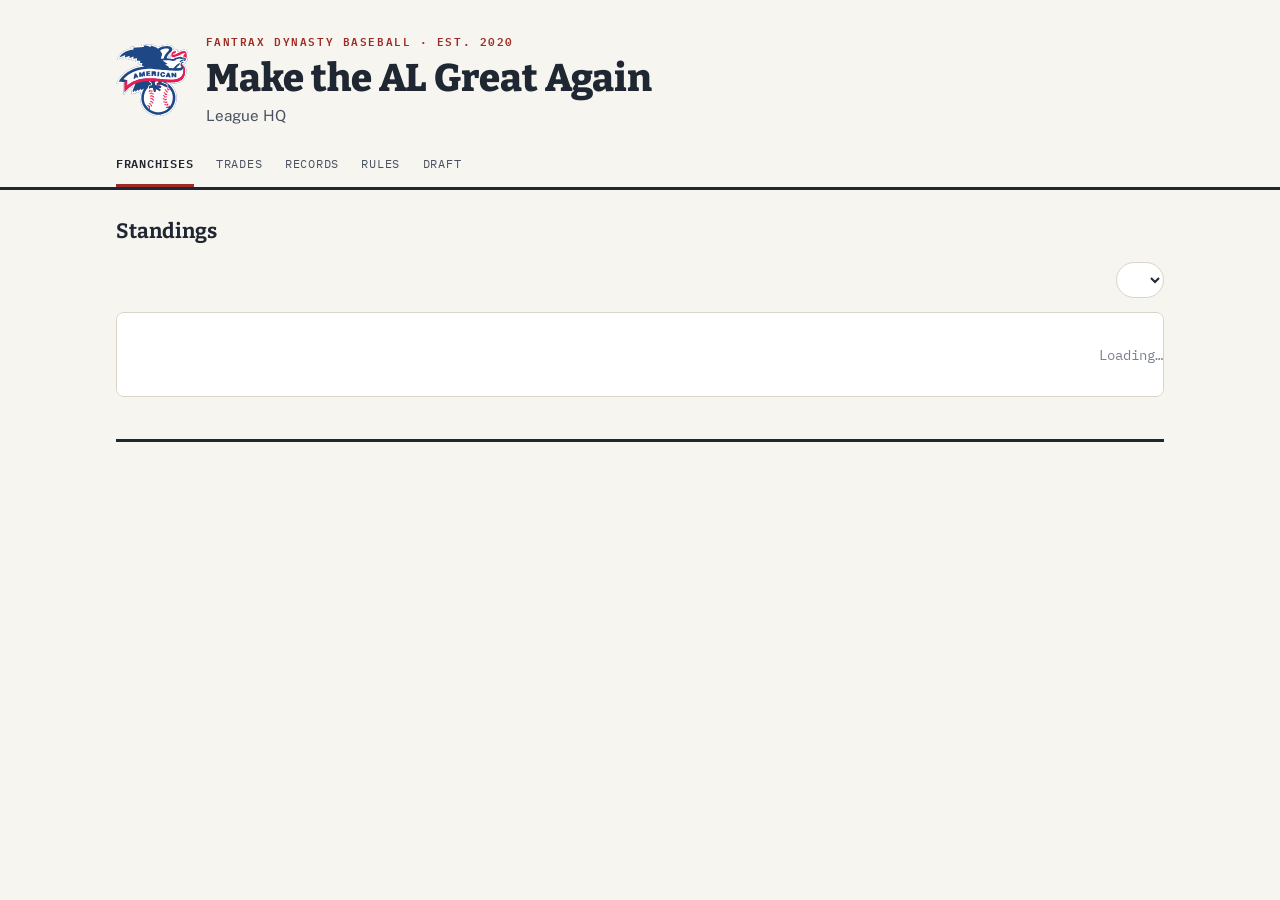
<file: site/franchises.html>
<!doctype html>
<html lang="en">
<title>MTALGA · Franchises</title>
<meta charset="utf-8">
<meta http-equiv="refresh" content="0; url=index.html">
<p>Franchises now lives on the <a href="index.html">home page</a> — hit the All Time chip.</p>
</file>
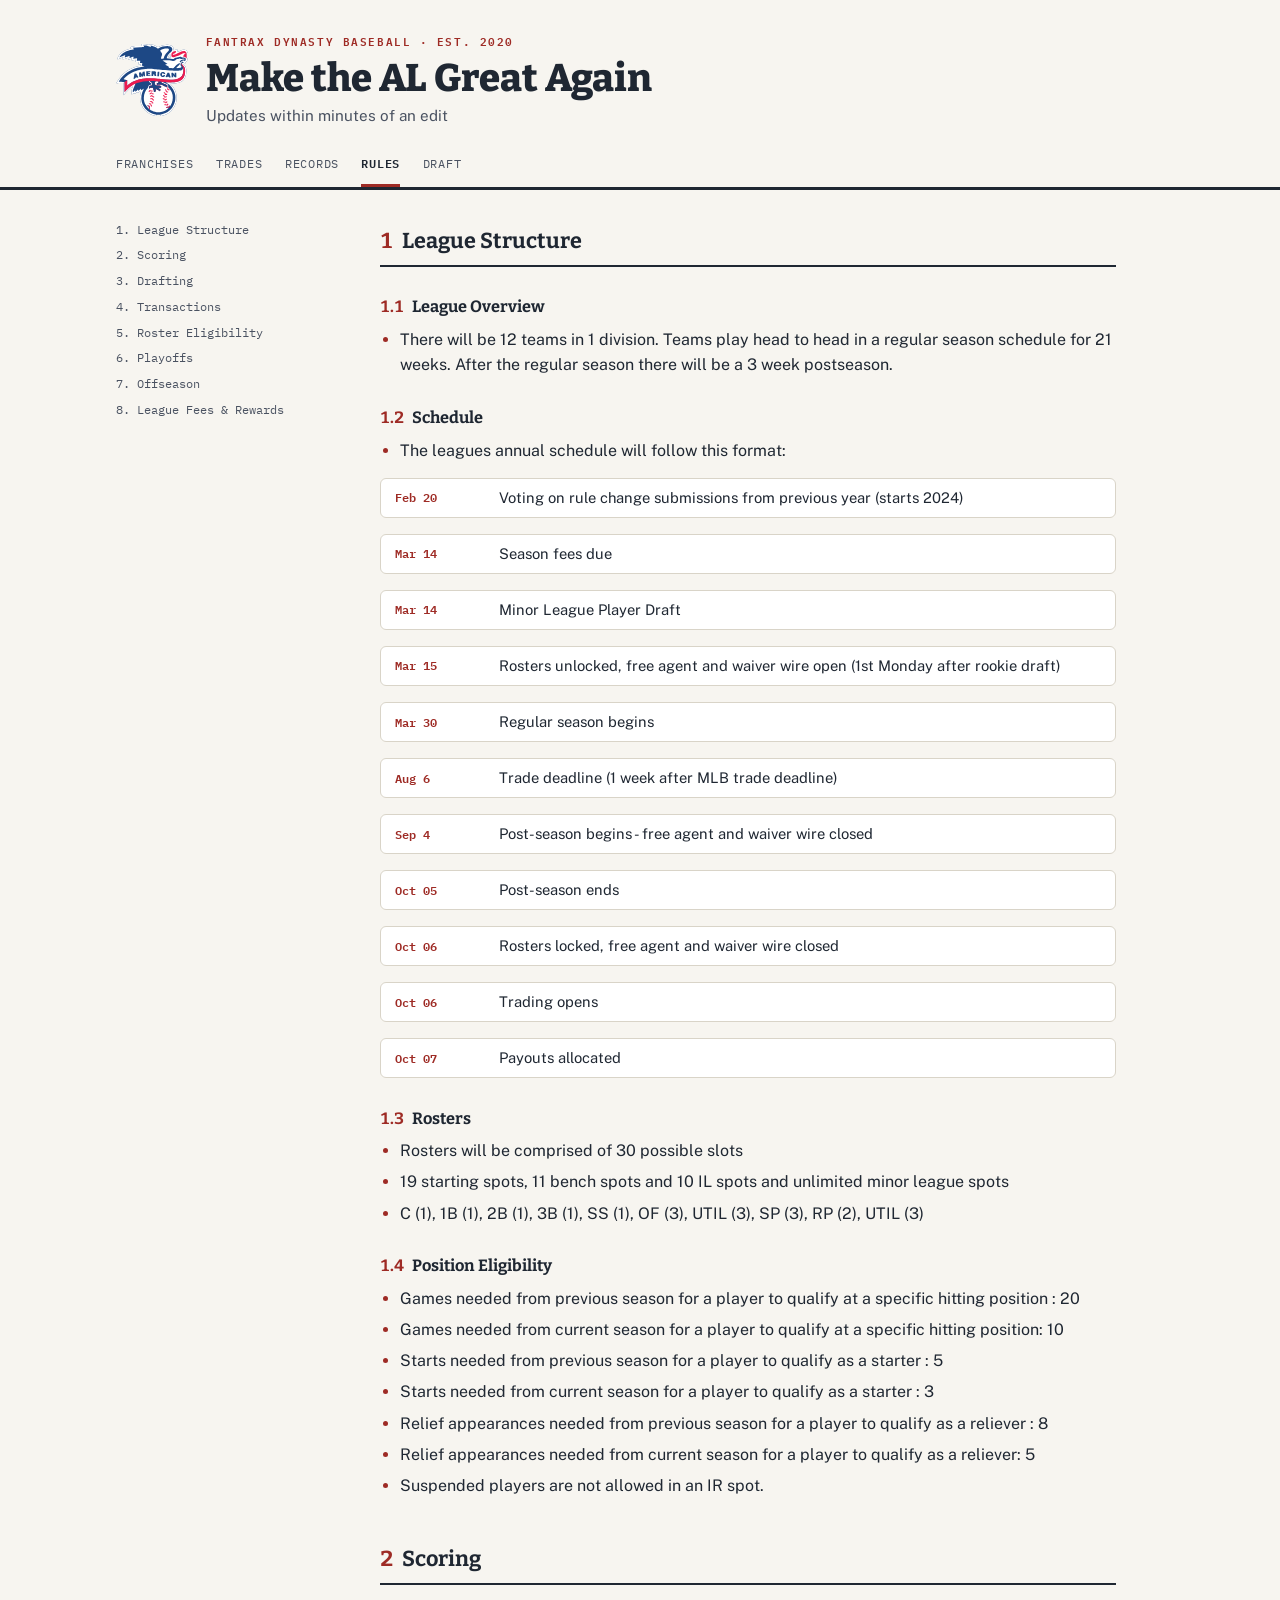
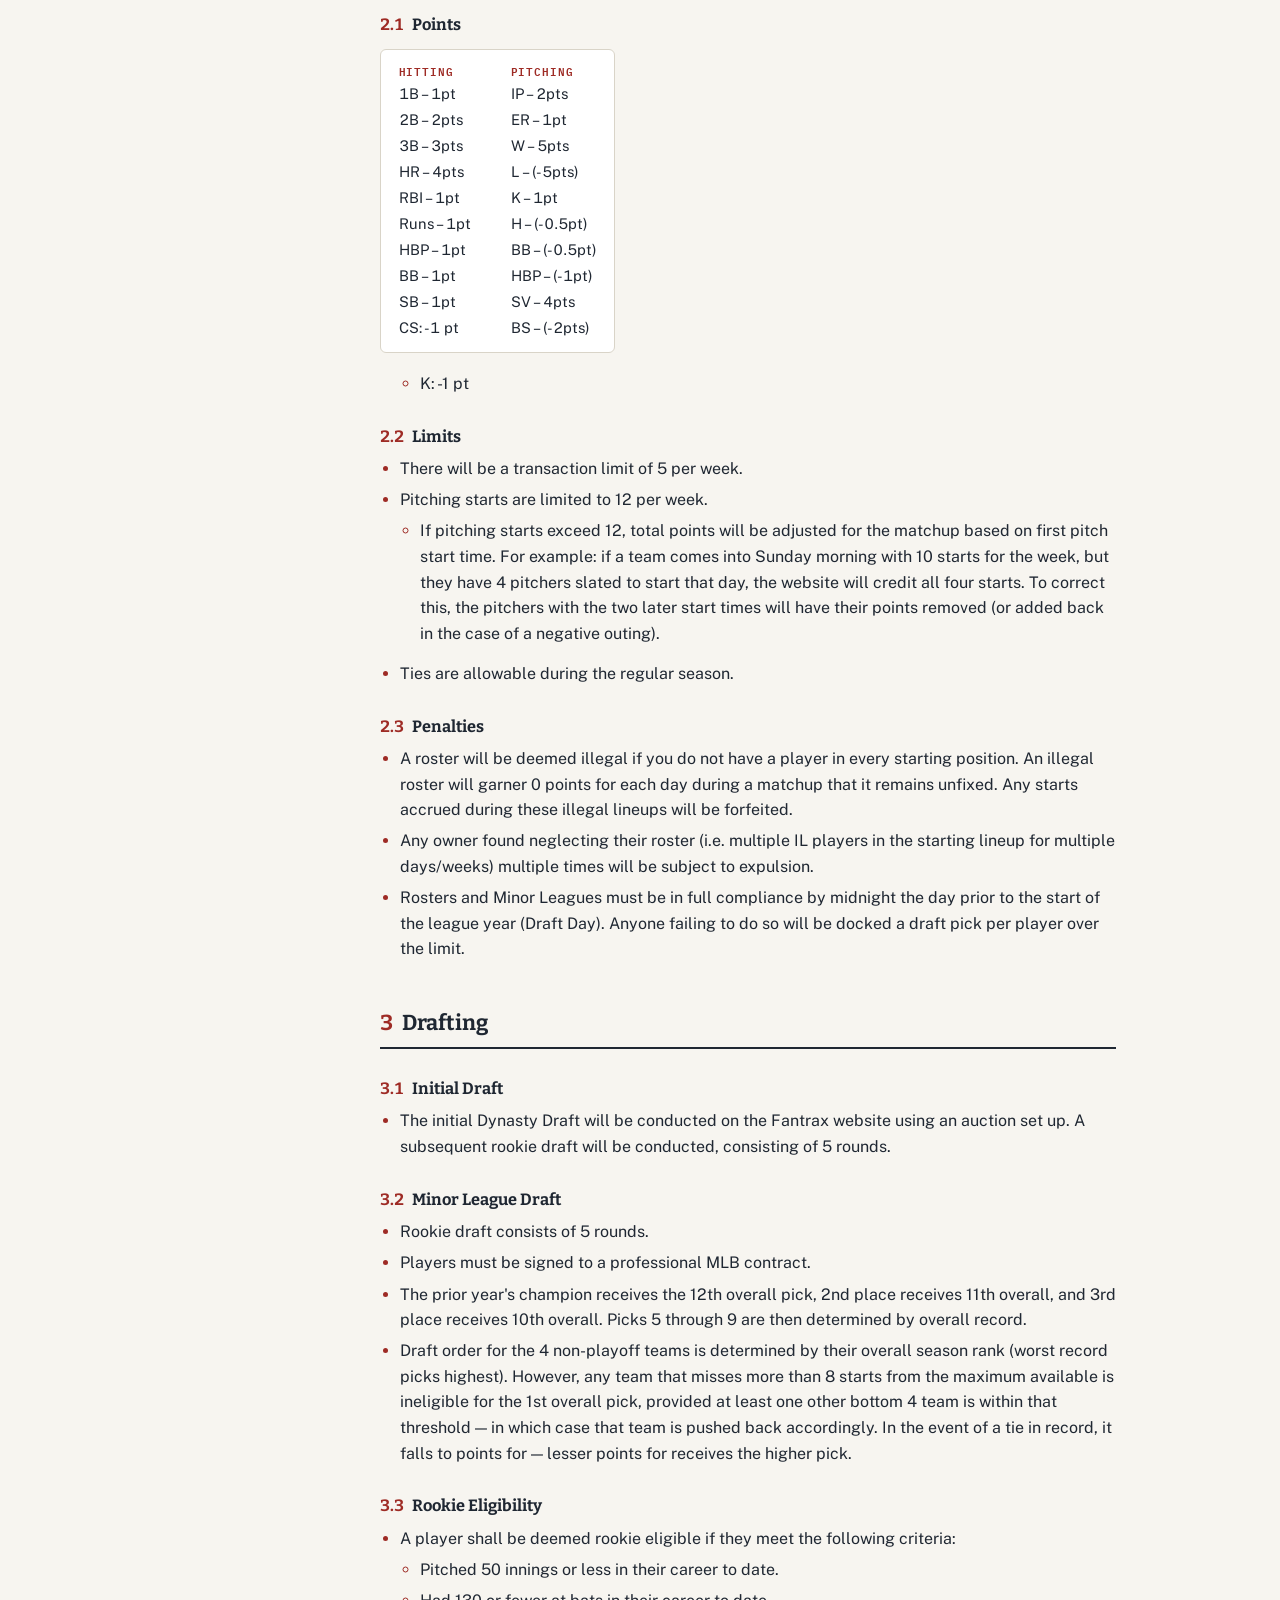
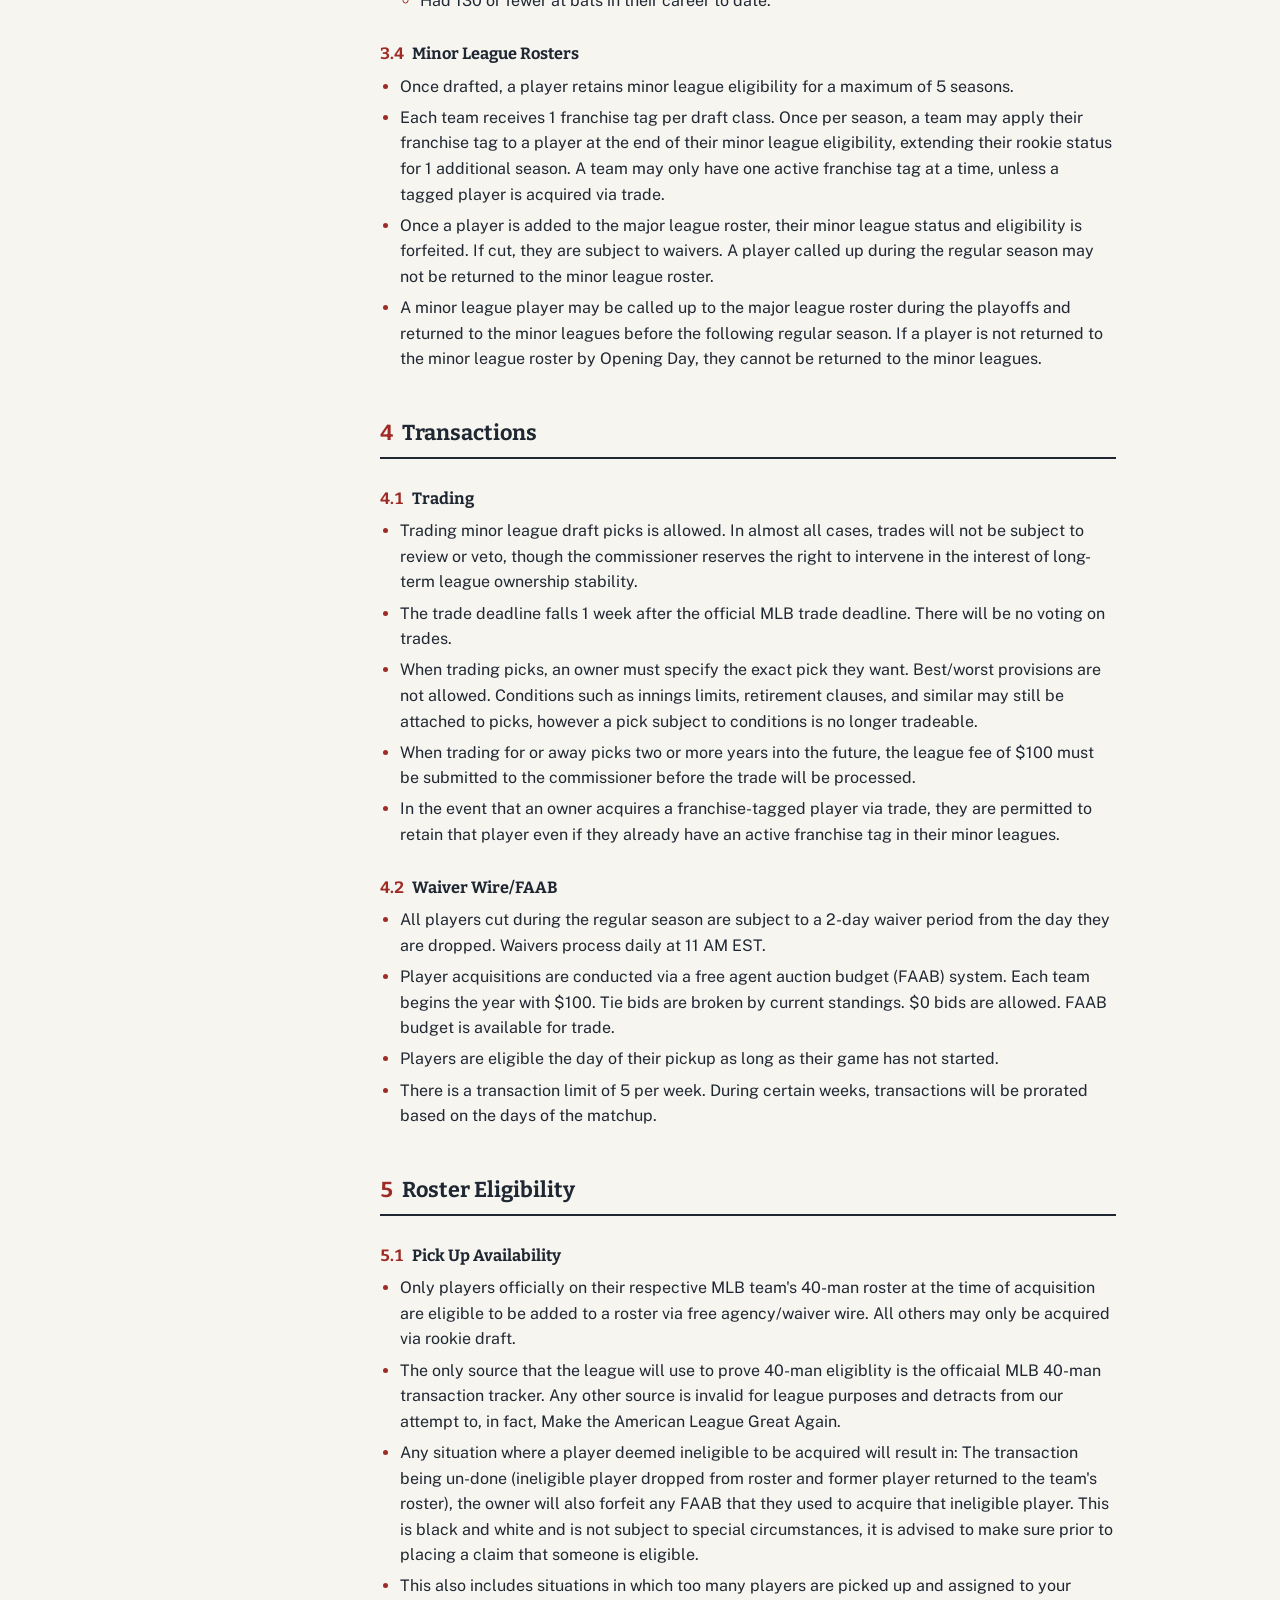
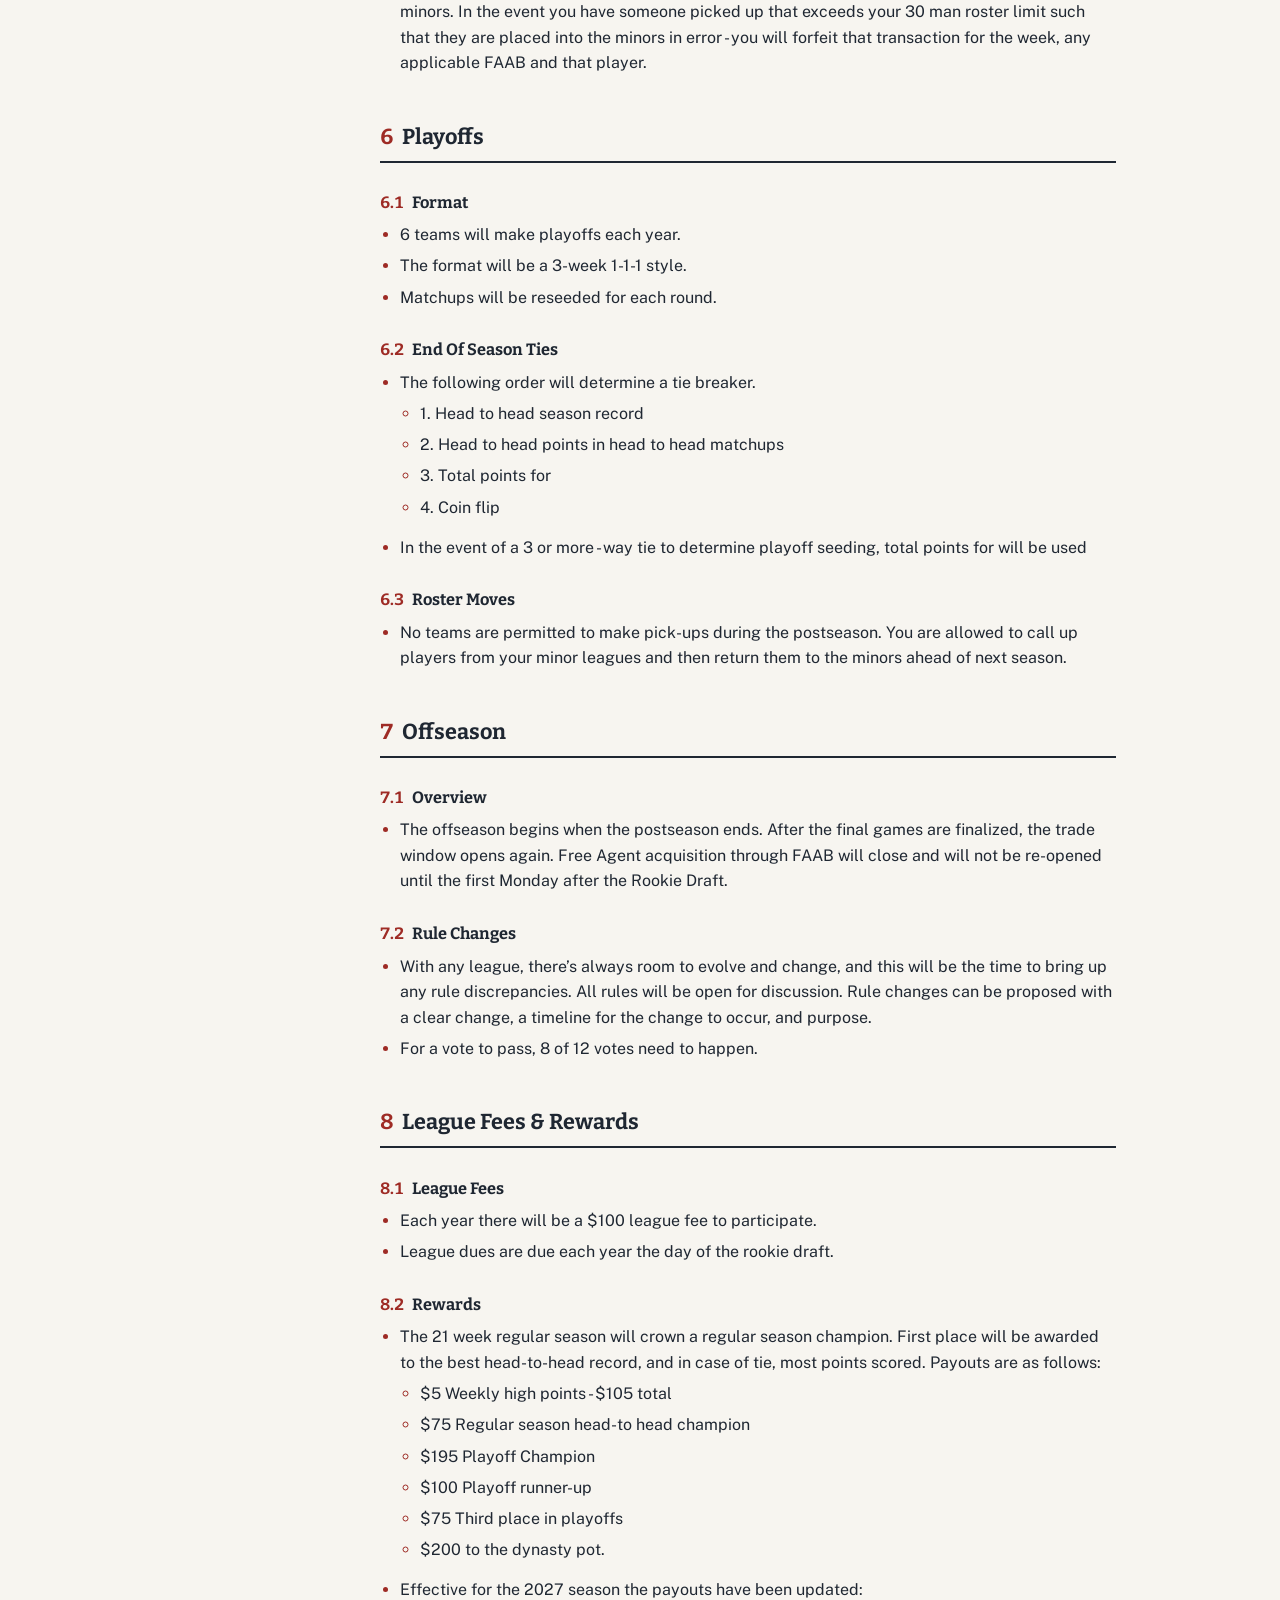
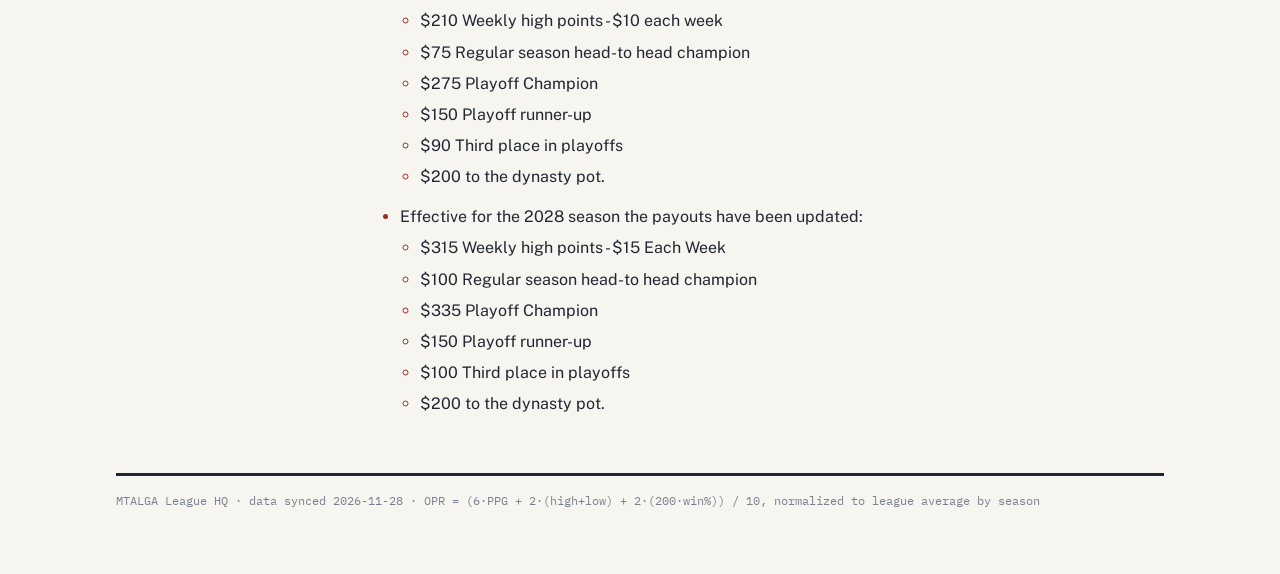
<file: site/rules.html>
<!doctype html>
<html lang="en">
<title>MTALGA · Rules</title>
<meta charset="utf-8">
<meta name="viewport" content="width=device-width, initial-scale=1">
<link rel="preconnect" href="https://fonts.googleapis.com">
<link rel="stylesheet" href="https://fonts.googleapis.com/css2?family=Bitter:wght@600;700;800&family=Public+Sans:wght@400;500;600;700&family=IBM+Plex+Mono:wght@400;500;600&display=swap">
<link rel="stylesheet" href="assets/style.css">
<link rel="icon" href="data:image/svg+xml,<svg xmlns=%22http://www.w3.org/2000/svg%22 viewBox=%220 0 100 100%22><text y=%22.9em%22 font-size=%2290%22>⚾</text></svg>">
<header class="mast">
  <div class="wrap" style="padding-bottom:0">
    <div class="mast-row">
      <a href="index.html"><img class="mast-logo" src="assets/logo.svg" alt="AL eagle"></a>
      <div>
        <p class="eyebrow">Fantrax Dynasty Baseball · Est. 2020</p>
        <h1><a href="index.html">Make the AL Great Again</a></h1>
        <p class="sub" id="tagline">League HQ</p>
      </div>
    </div>
    <nav class="main">
      <a href="index.html" data-nav="index">Franchises</a>
      <a href="trades.html" data-nav="trades">Trades</a>
      <a href="history.html" data-nav="history">Records</a>
      <a href="rules.html" data-nav="rules">Rules</a>
      <a href="draft.html" data-nav="draft">Draft</a>
    </nav>
  </div>
</header>
<main class="wrap">
  <div class="rules-layout">
    <nav class="toc" id="toc" aria-label="Sections"></nav>
    <div id="content"><p class="loading">Loading…</p></div>
  </div>
  <footer></footer>
</main>
<style>
  .rules-layout { display: grid; grid-template-columns: 14rem 1fr; gap: 2.5rem; margin-top: 1.8rem; }
  @media (max-width: 760px) { .rules-layout { grid-template-columns: 1fr; } .toc { position: static !important; } }
  .toc { position: sticky; top: 1rem; align-self: start; display: flex; flex-direction: column; gap: .25rem; }
  .toc a { font-family: "IBM Plex Mono", monospace; font-size: .74rem; color: var(--ink-soft);
           text-decoration: none; padding: .18rem 0; line-height: 1.35; }
  .toc a:hover { color: var(--accent); }
  #content { max-width: 46rem; min-width: 0; }
  #content h2 { font-size: 1.35rem; margin: 2.8rem 0 .8rem; padding-bottom: .4rem;
                border-bottom: 2px solid var(--ink); }
  #content h2:first-child { margin-top: .4rem; }
  #content h2 .no, #content h3 .no { color: var(--accent); font-variant-numeric: tabular-nums; margin-right: .5rem; }
  #content h3 { font-family: "Bitter", Georgia, serif; font-size: 1.02rem; margin: 1.7rem 0 .45rem; }
  #content ul { margin: .3rem 0 .9rem; padding-left: 1.25rem; }
  #content li { margin: .35rem 0; line-height: 1.6; }
  #content li::marker { color: var(--accent); }
  .cols { display: grid; gap: .2rem 2.5rem; background: var(--surface); border: 1px solid var(--rule);
          border-radius: 6px; padding: .8rem 1.1rem; margin: .7rem 0 1.1rem;
          font-variant-numeric: tabular-nums; font-size: .92rem; width: max-content; max-width: 100%; overflow-x: auto; }
  .cols .colhead { font-family: "IBM Plex Mono", monospace; font-size: .68rem; letter-spacing: .08em;
                   text-transform: uppercase; color: var(--accent); font-weight: 600; }
  .dtable { background: var(--surface); border: 1px solid var(--rule); border-radius: 6px;
            margin: .6rem 0 1rem; overflow: hidden; }
  .drow { display: grid; grid-template-columns: 5.5rem 1fr; gap: 1rem;
          padding: .5rem .9rem; border-bottom: 1px solid var(--rule); }
  .drow:last-child { border-bottom: none; }
  .drow .d { font-family: "IBM Plex Mono", monospace; font-size: .78rem; font-weight: 600;
             color: var(--accent); white-space: nowrap; padding-top: .1rem; }
  .drow .e { font-size: .92rem; line-height: 1.5; }
  @media (max-width: 760px) {
    #content h2 { position: sticky; top: 0; z-index: 5; background: var(--paper);
                  margin-top: 2.2rem; padding-top: .5rem; }
  }
</style>
<script src="assets/app.js"></script>
<script>
document.querySelector('[data-nav="rules"]').classList.add("active");
(async () => {
  const { rules, meta } = await MT.data("rules", "meta");
  document.getElementById("tagline").textContent = "Updates within minutes of an edit";
  const esc = t => t.replace(/&/g, "&amp;").replace(/</g, "&lt;").replace(/^•\s*/, "");
  const numbered = t => {
    const m = t.match(/^(\d+(?:\.\d+)*)\.?\s+(.*)$/);
    return m ? `<span class="no">${m[1]}</span>${esc(m[2])}` : esc(t);
  };
  let html = "", toc = "", listDepth = 0, inCols = false, inDates = false;
  const closeLists = to => { while (listDepth > to) { html += "</ul>"; listDepth--; } };
  const closeCols = () => { if (inCols) { html += "</div>"; inCols = false; } };
  const closeDates = () => { if (inDates) { html += "</div>"; inDates = false; } };
  let hid = 0;
  for (const b of rules) {
    const first = b.cells[0];
    if (b.cells.length > 1) {
      closeLists(0); closeDates();
      if (!inCols) { html += `<div class="cols" style="grid-template-columns: repeat(${b.cells.length}, max-content)">`; inCols = true; }
      const head = !/\d/.test(first);
      html += b.cells.map(t => `<span${head ? ' class="colhead"' : ""}>${esc(t)}</span>`).join("");
      continue;
    }
    closeCols(); closeDates();
    if (b.depth === 0) {
      closeLists(0);
      if (/^make the a/i.test(first)) continue;
      if (/^\d+\.\d/.test(first)) { html += `<h3>${numbered(first)}</h3>`; }
      else if (/^\d+\./.test(first) || first.length <= 40) {
        const id = "s" + (++hid);
        html += `<h2 id="${id}">${numbered(first)}</h2>`;
        toc += `<a href="#${id}">${esc(first)}</a>`;
      }
      // long unnumbered depth-0 text = sheet annotation (side bets, notes) — not published
    } else {
      const dm = esc(first).match(/^([A-Z][a-z]{2,9}\.?\s+\d{1,2})\s*[\u2013\u2014-]\s*(.+)$/);
      if (dm) {
        closeLists(0);
        if (!inDates) { html += `<div class="dtable">`; inDates = true; }
        html += `<div class="drow"><span class="d">${dm[1]}</span><span class="e">${dm[2]}</span></div>`;
        continue;
      }
      closeDates();
      closeLists(b.depth);
      while (listDepth < b.depth) { html += "<ul>"; listDepth++; }
      html += `<li>${esc(first)}</li>`;
    }
  }
  closeCols(); closeDates(); closeLists(0);
  document.getElementById("toc").innerHTML = toc;
  document.getElementById("content").innerHTML = html;
  MT.footer(meta);
})().catch(e => document.querySelector(".loading").textContent = "Could not load rules: " + e.message);
</script>
</file>
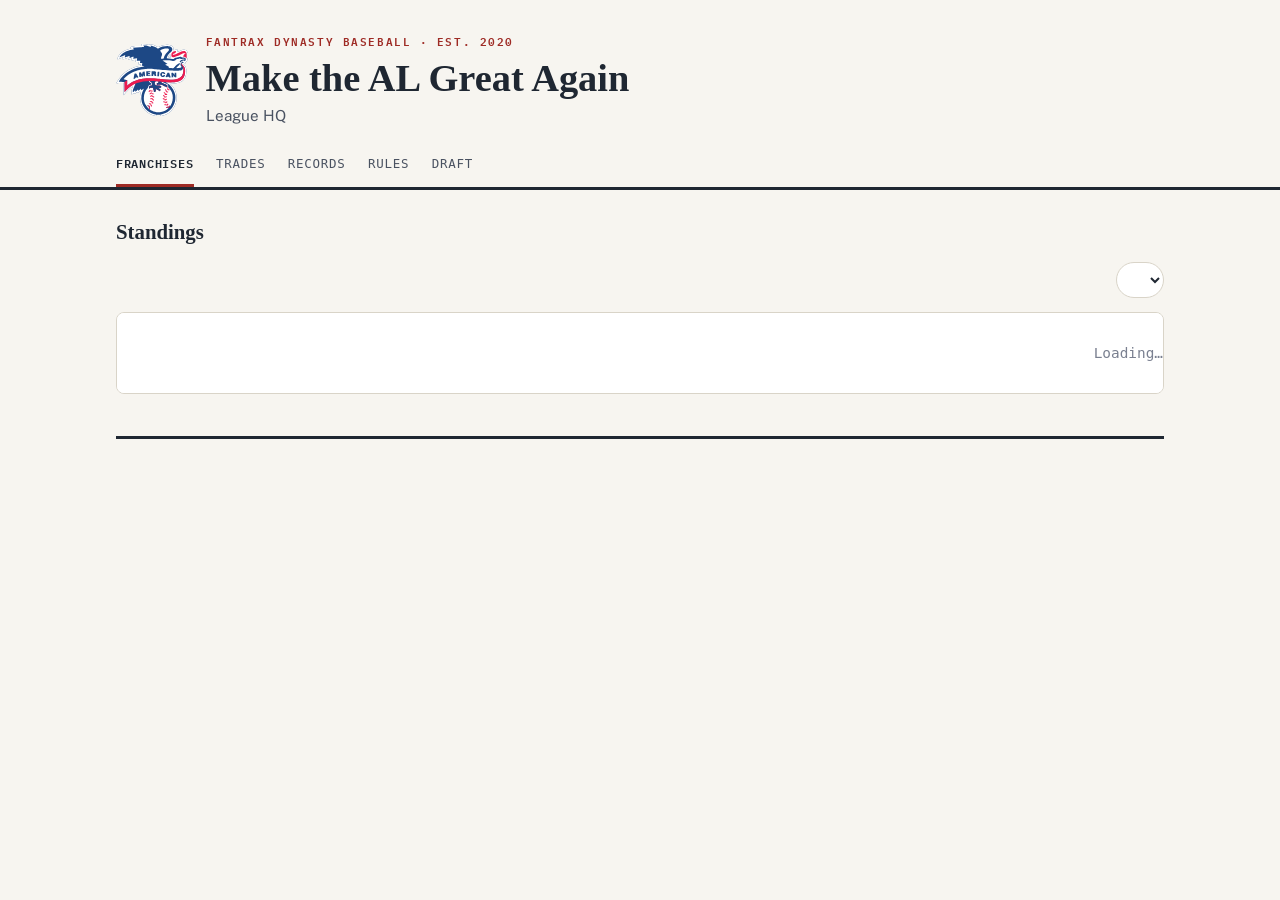
<file: site/seasons.html>
<!doctype html>
<html lang="en">
<title>MTALGA · Standings</title>
<meta charset="utf-8">
<meta http-equiv="refresh" content="0; url=index.html">
<p>Seasons now lives on the <a href="index.html">Standings</a> page.</p>
</file>
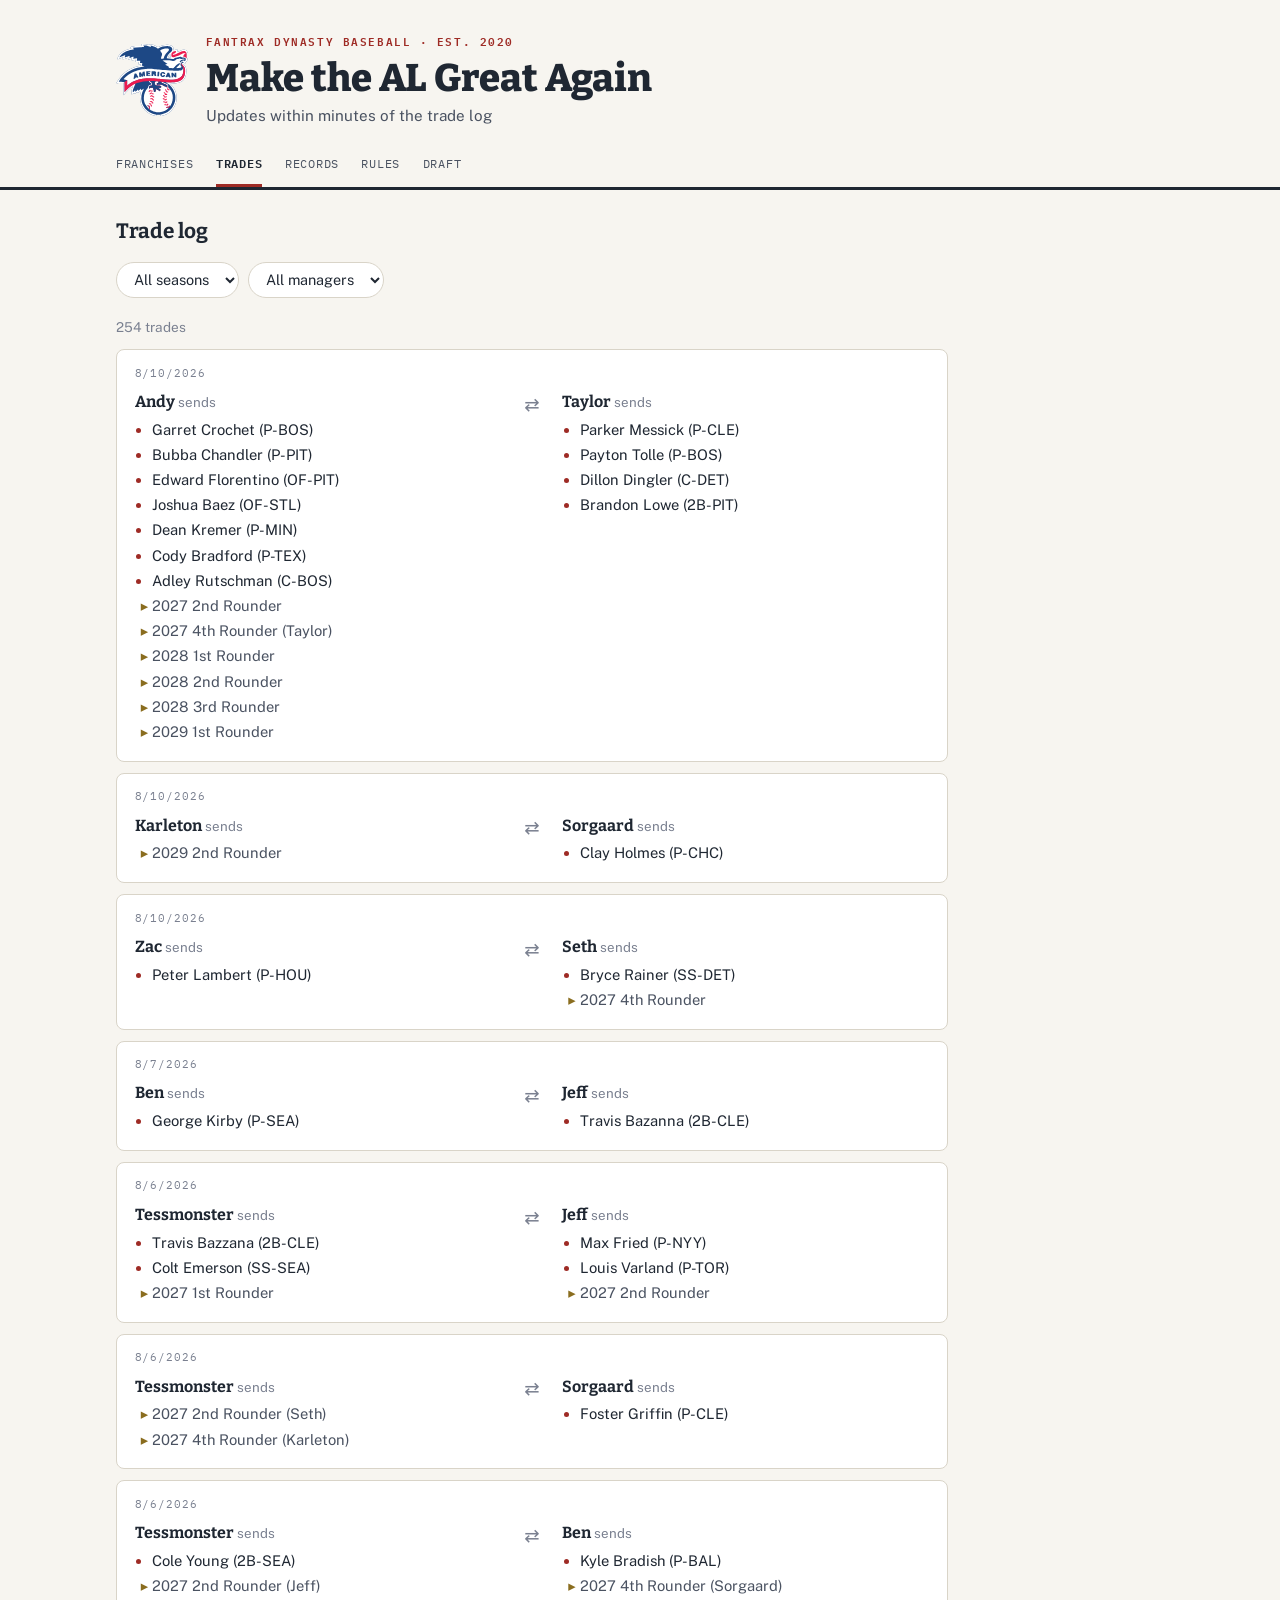
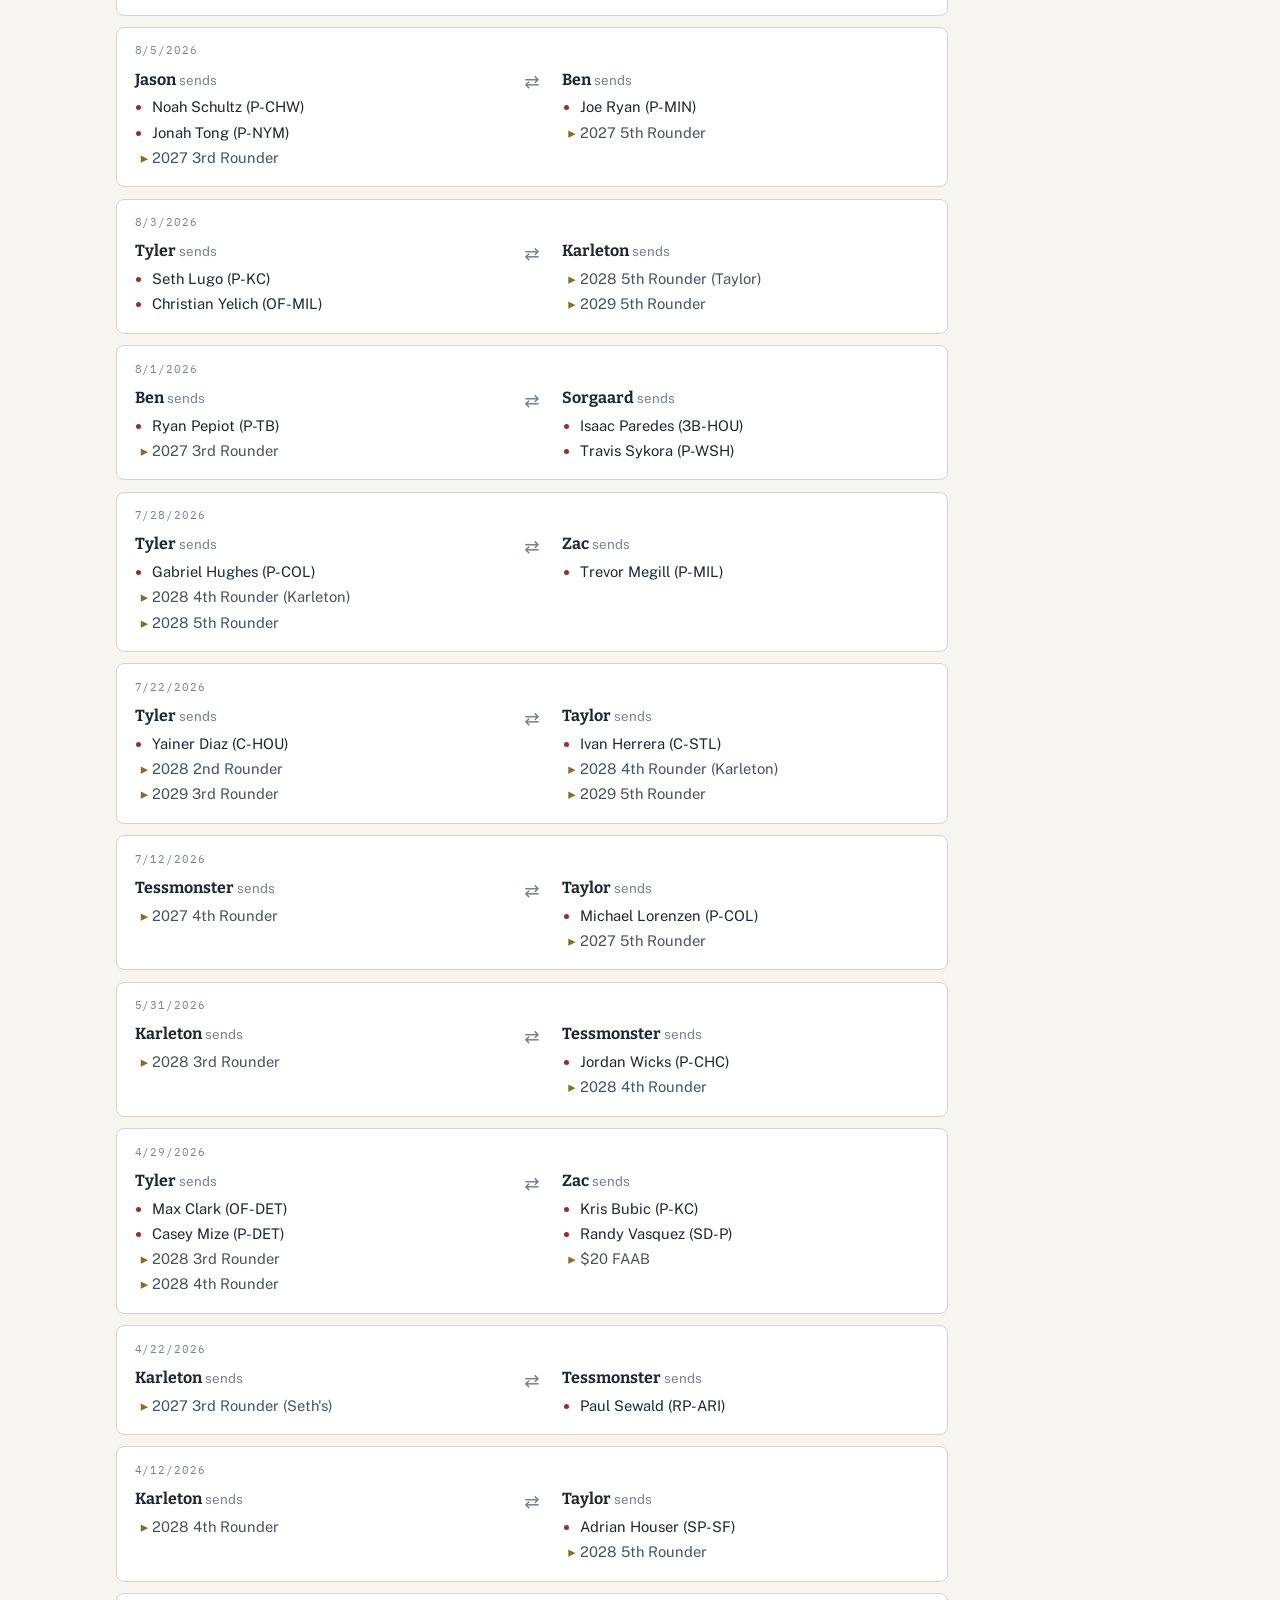
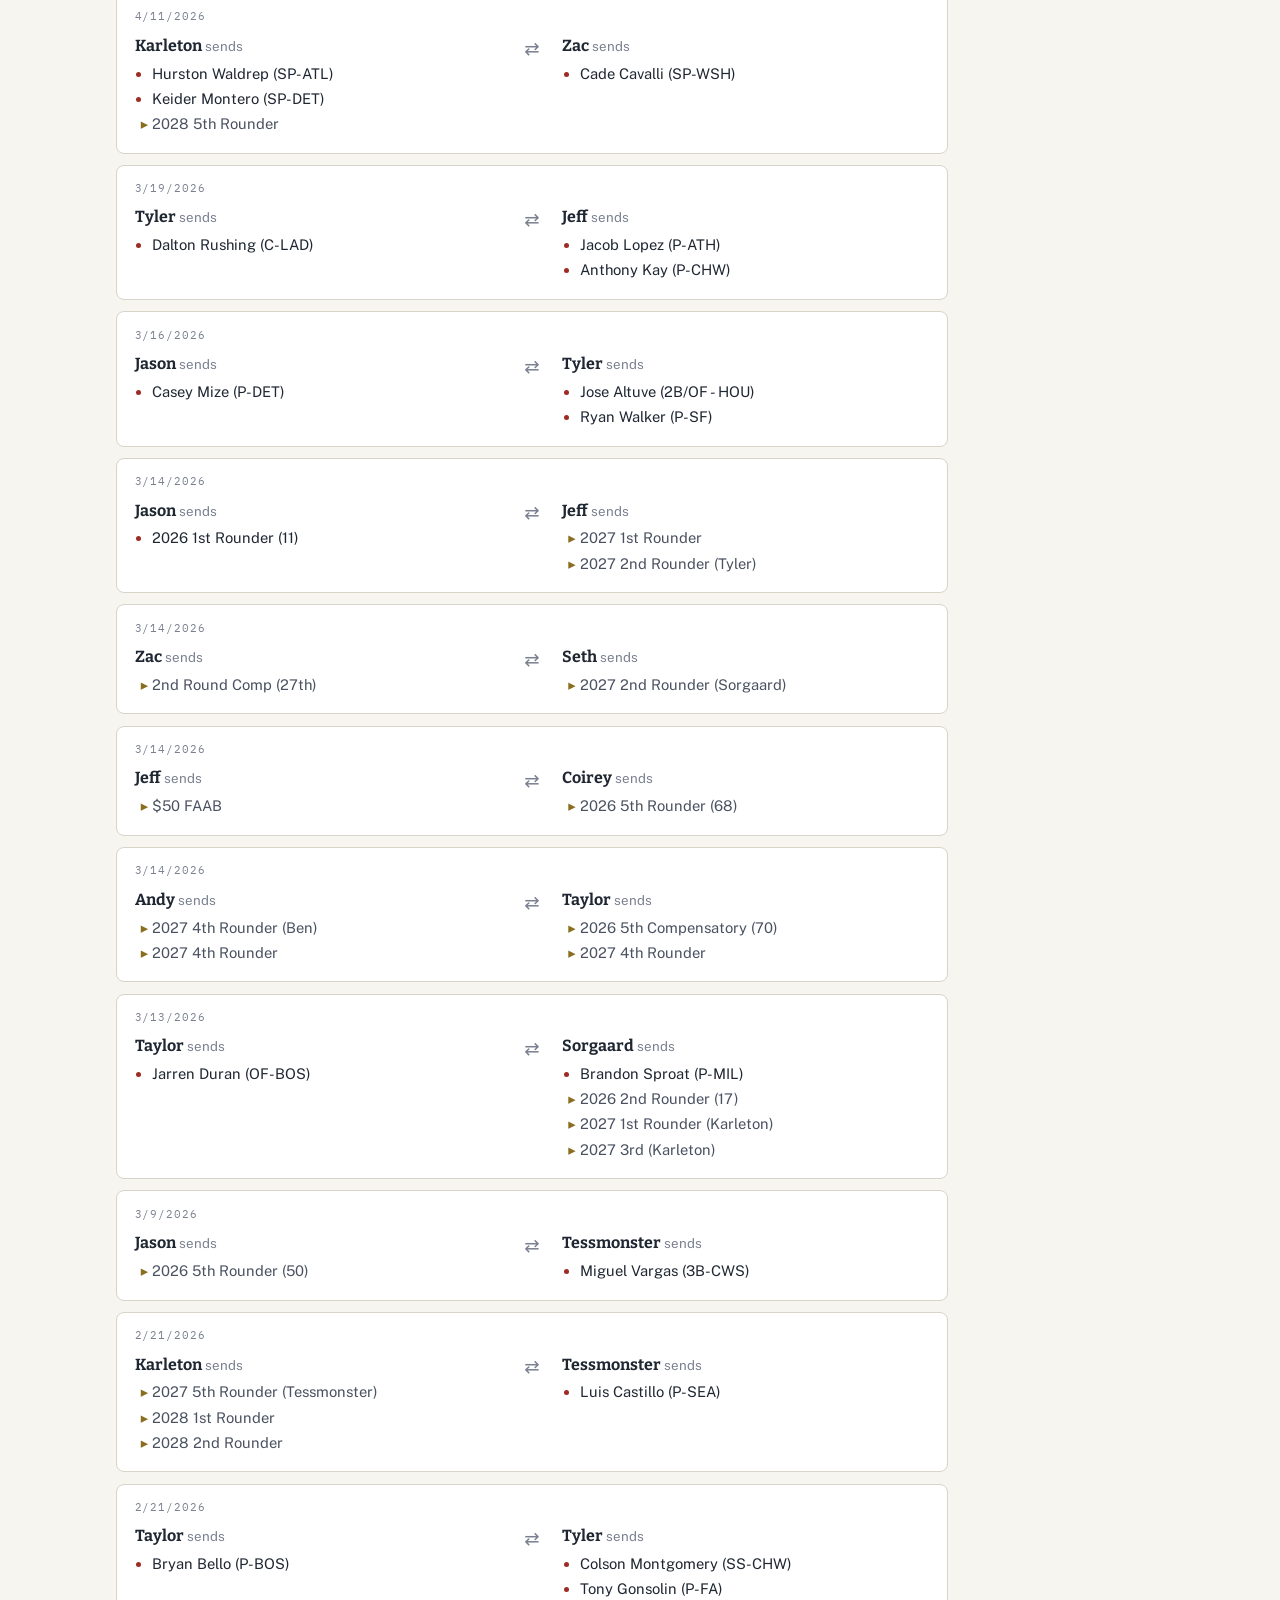
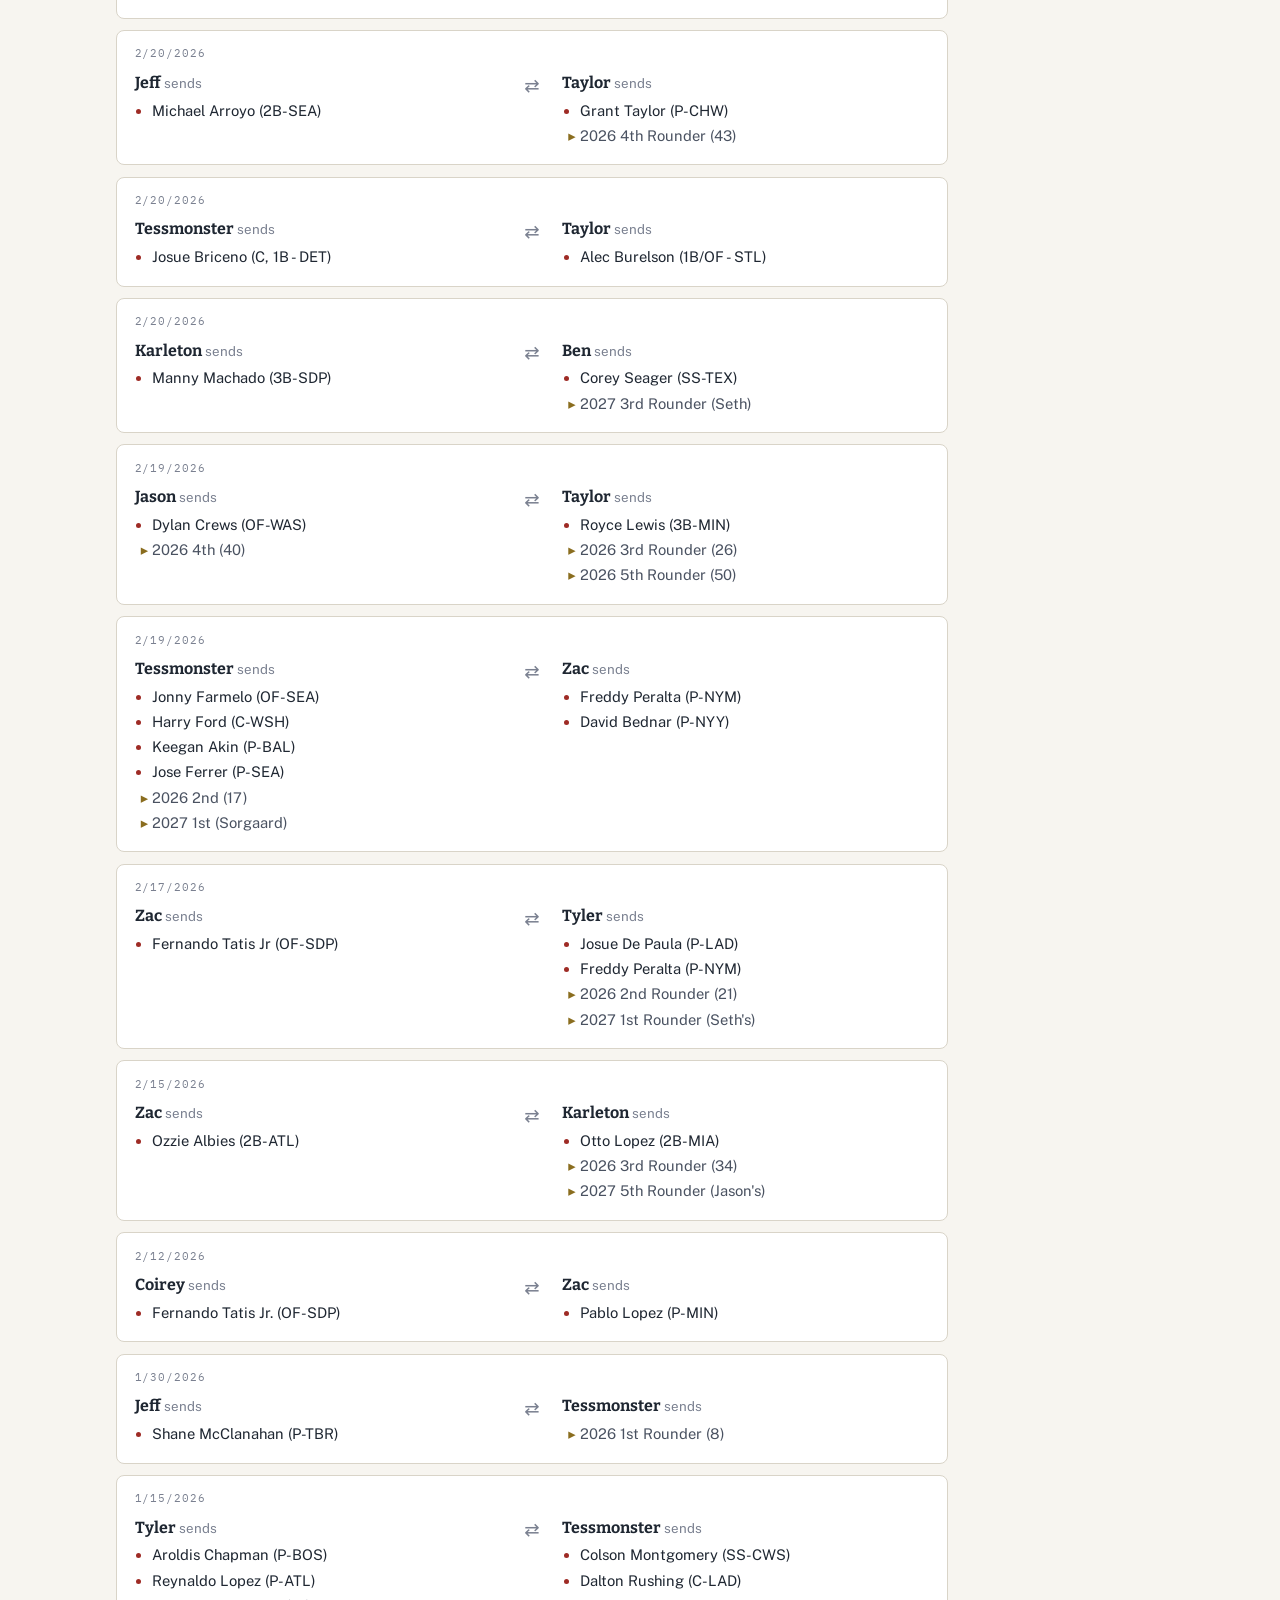
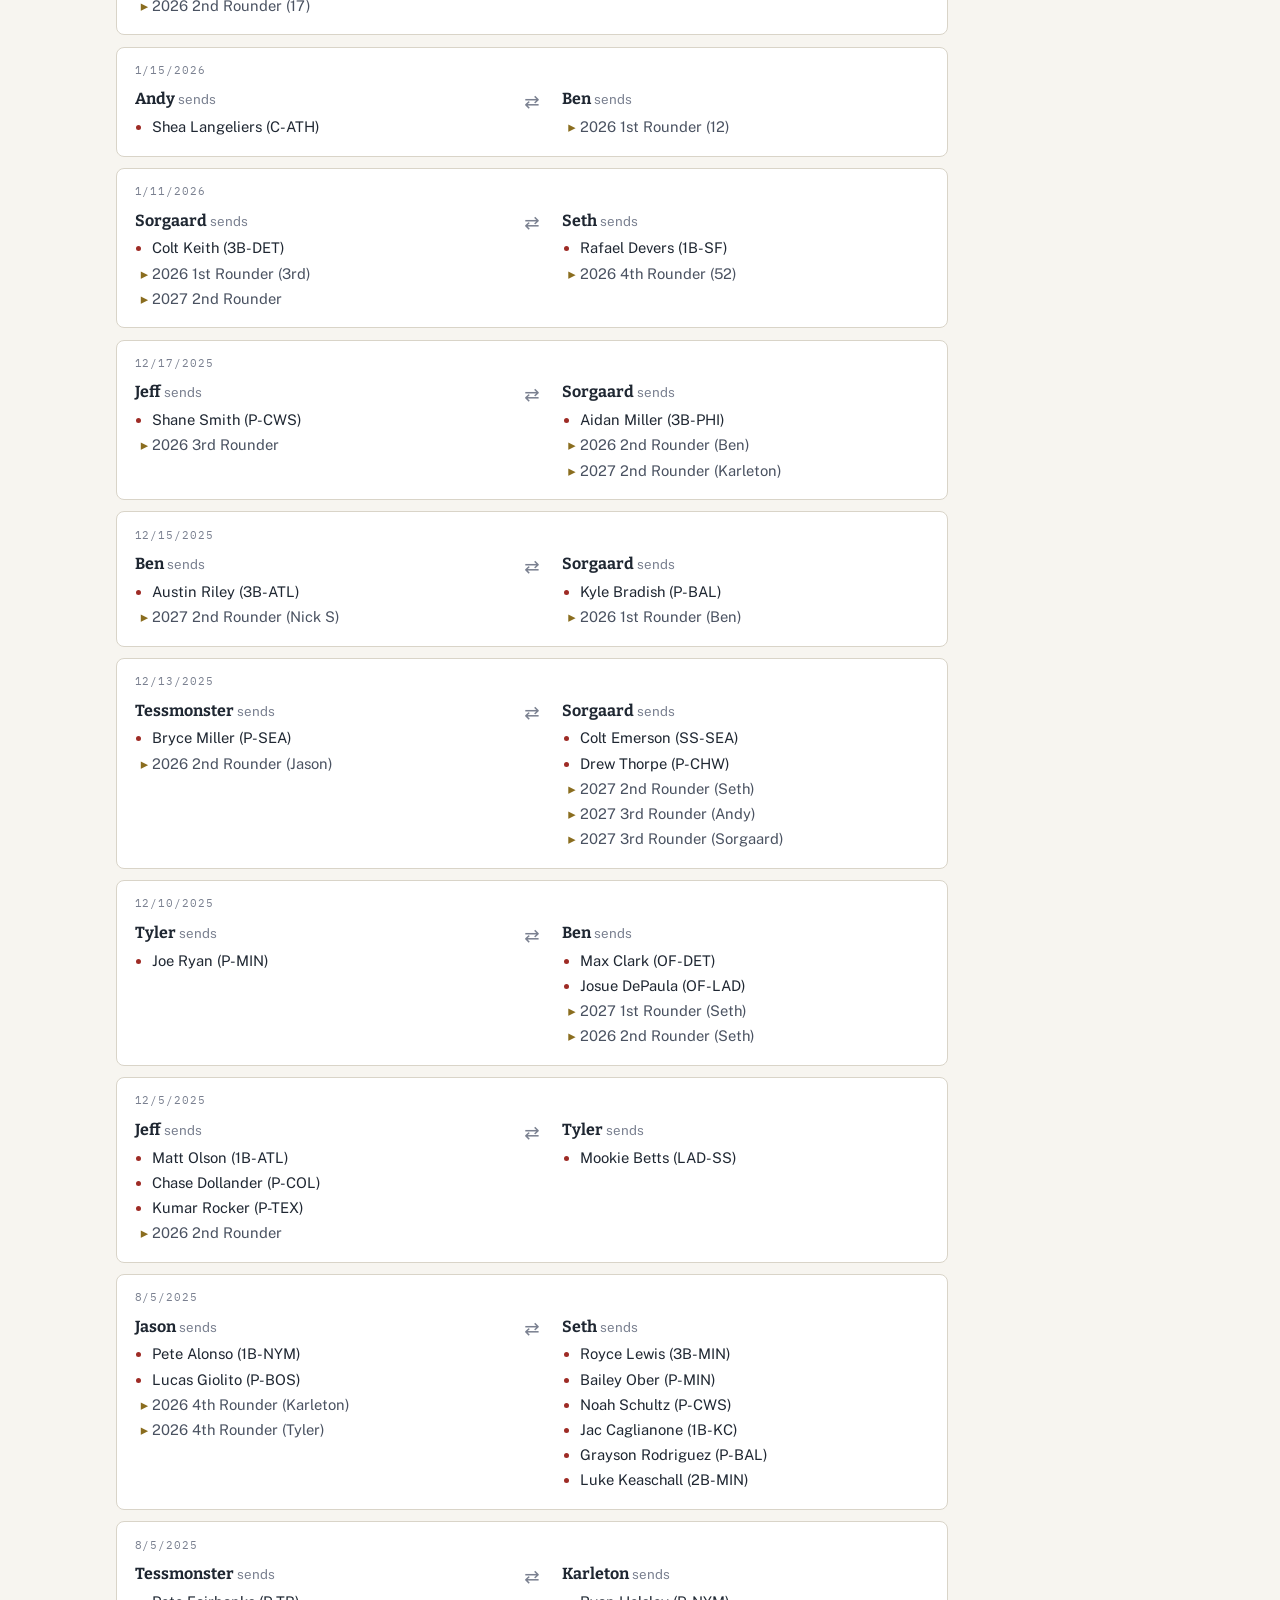
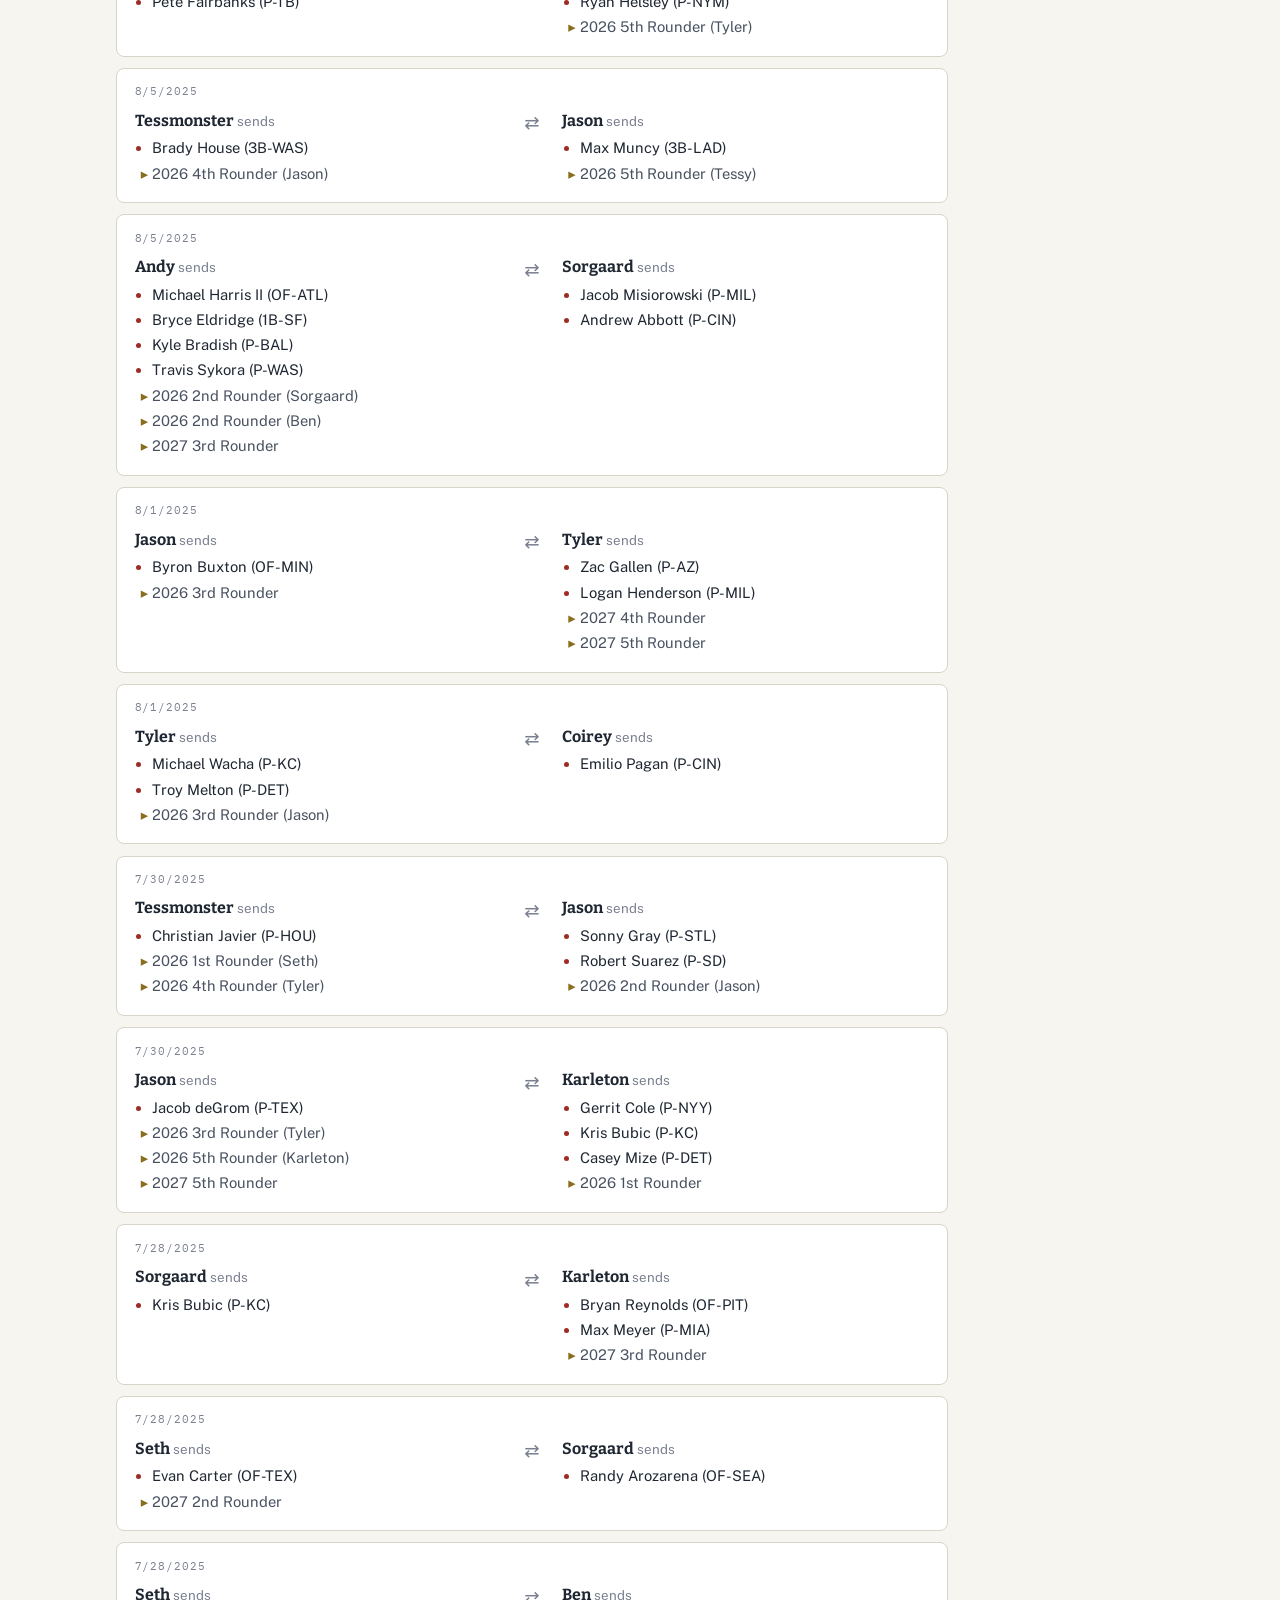
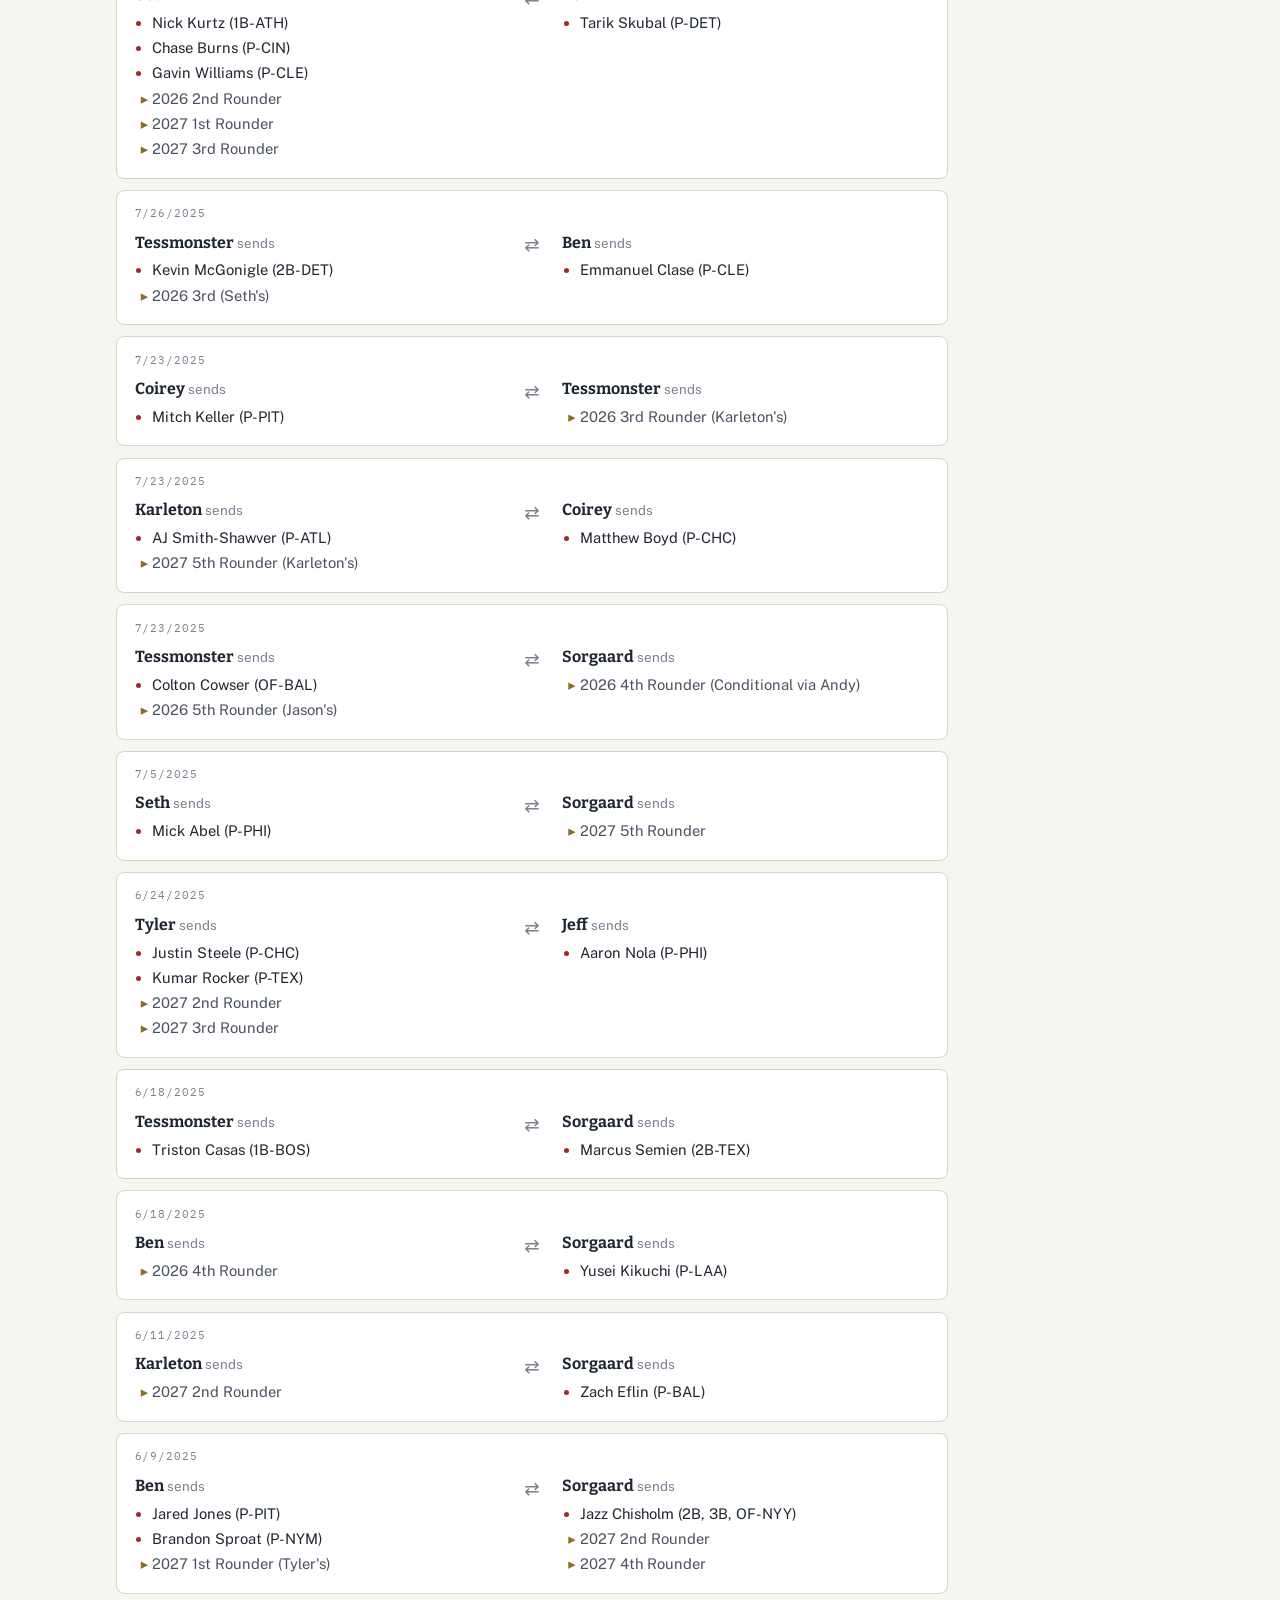
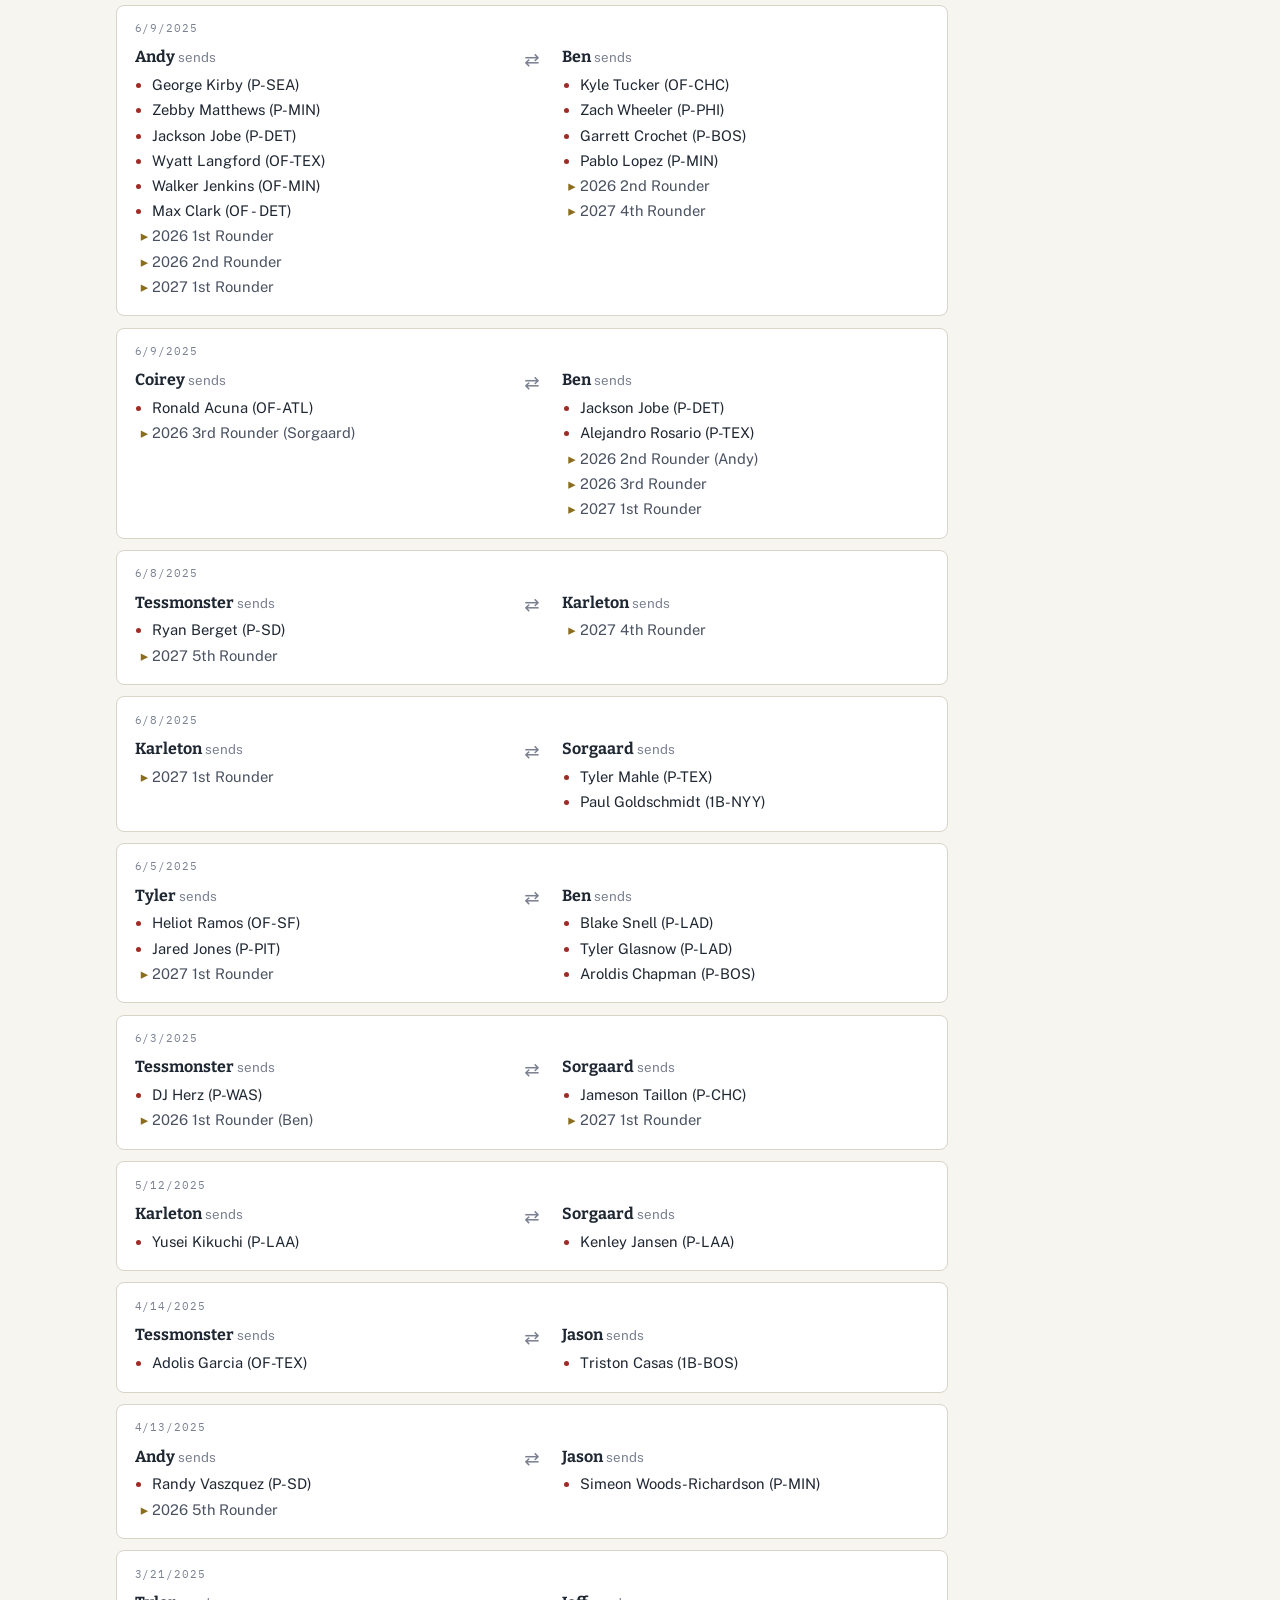
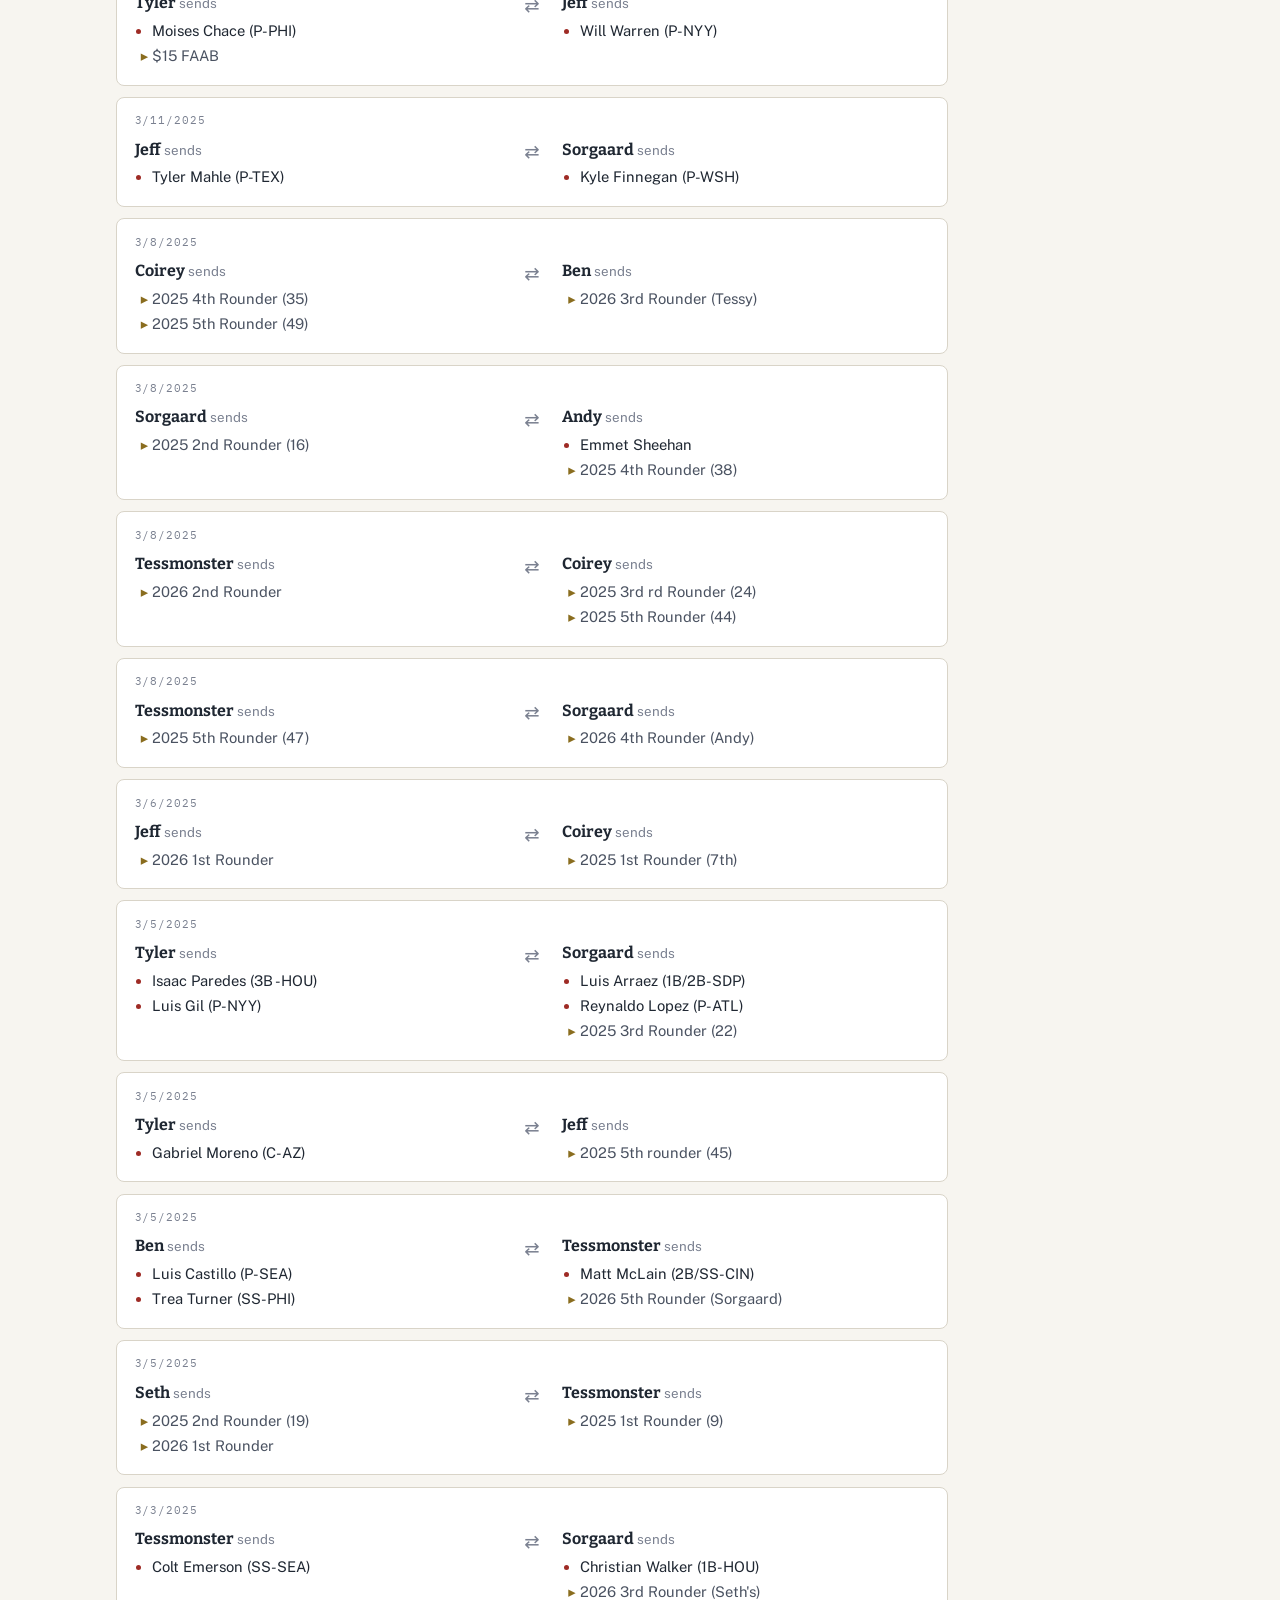
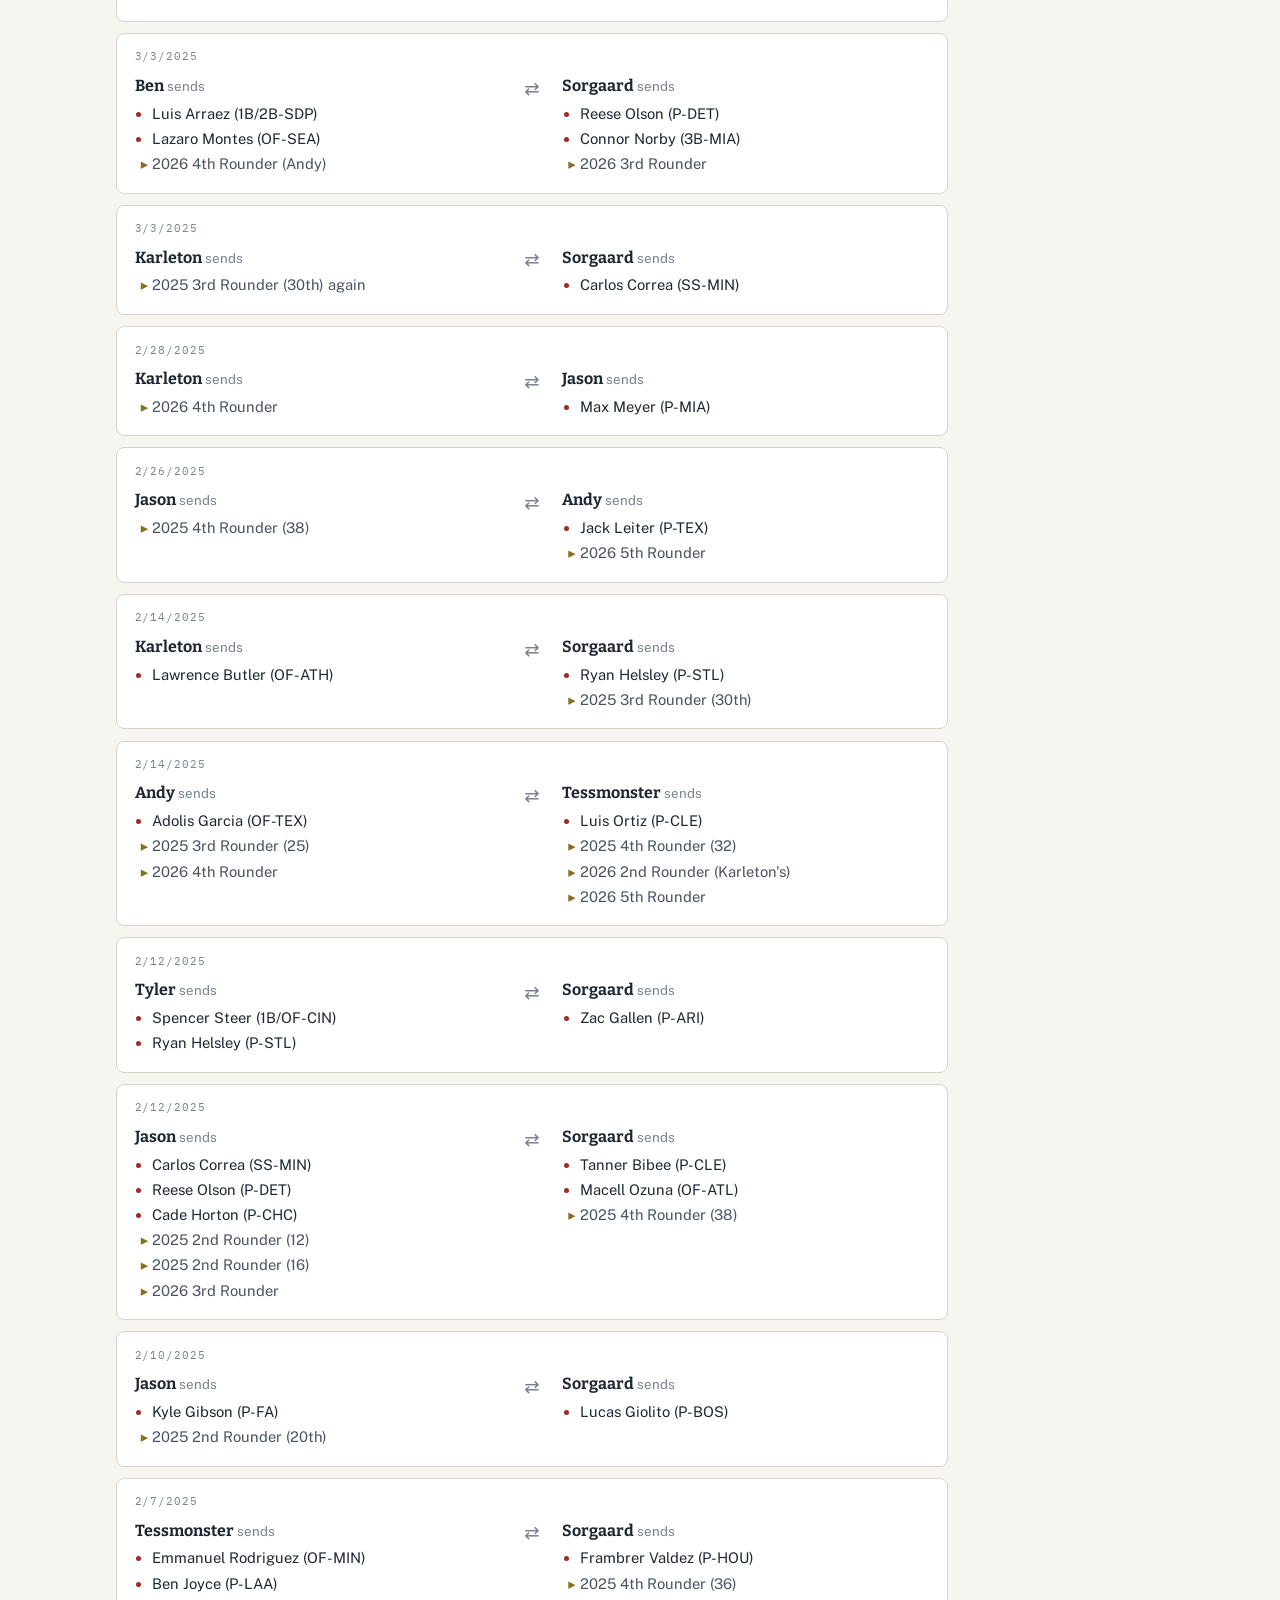
<file: site/trades.html>
<!doctype html>
<html lang="en">
<title>MTALGA · Trades</title>
<meta charset="utf-8">
<meta name="viewport" content="width=device-width, initial-scale=1">
<link rel="preconnect" href="https://fonts.googleapis.com">
<link rel="stylesheet" href="https://fonts.googleapis.com/css2?family=Bitter:wght@600;700;800&family=Public+Sans:wght@400;500;600;700&family=IBM+Plex+Mono:wght@400;500;600&display=swap">
<link rel="stylesheet" href="assets/style.css">
<link rel="icon" href="data:image/svg+xml,<svg xmlns=%22http://www.w3.org/2000/svg%22 viewBox=%220 0 100 100%22><text y=%22.9em%22 font-size=%2290%22>⚾</text></svg>">
<header class="mast">
  <div class="wrap" style="padding-bottom:0">
    <div class="mast-row">
      <a href="index.html"><img class="mast-logo" src="assets/logo.svg" alt="AL eagle"></a>
      <div>
        <p class="eyebrow">Fantrax Dynasty Baseball · Est. 2020</p>
        <h1><a href="index.html">Make the AL Great Again</a></h1>
        <p class="sub" id="tagline">League HQ</p>
      </div>
    </div>
    <nav class="main">
      <a href="index.html" data-nav="index">Franchises</a>
      <a href="trades.html" data-nav="trades">Trades</a>
      <a href="history.html" data-nav="history">Records</a>
      <a href="rules.html" data-nav="rules">Rules</a>
      <a href="draft.html" data-nav="draft">Draft</a>
    </nav>
  </div>
</header>
<main class="wrap">
  <h2 style="margin-top:1.6rem">Trade log</h2>
  <div id="controls">
    <select id="f-year" aria-label="Filter by season"></select>
    <select id="f-owner" aria-label="Filter by manager"></select>
  </div>
  <div id="log"><p class="loading">Loading…</p></div>
  <footer></footer>
</main>
<style>
  #controls { display: flex; flex-wrap: wrap; gap: .6rem; margin: .9rem 0 1.2rem; }
  #controls select { padding: .45rem .8rem; border: 1px solid var(--rule); border-radius: 999px;
         background: var(--surface); color: var(--ink); font: inherit; font-size: .9rem; }
  .trade { background: var(--surface); border: 1px solid var(--rule); border-radius: 8px;
           padding: .9rem 1.1rem; margin: .7rem 0; max-width: 52rem; }
  .t-date { font-family: "IBM Plex Mono", monospace; font-size: .7rem; letter-spacing: .08em;
            color: var(--ink-faint); text-transform: uppercase; display: block; margin-bottom: .5rem; }
  .t-grid { display: grid; grid-template-columns: minmax(0, 23rem) auto minmax(0, 23rem);
            gap: .6rem 1.4rem; justify-content: start; align-items: start; }
  @media (max-width: 640px) { .t-grid { grid-template-columns: 1fr; } .t-arrow { display: none; } }
  .t-side b { font-family: "Bitter", Georgia, serif; display: block; margin-bottom: .25rem; }
  .t-side b small { color: var(--ink-faint); font-family: "Public Sans", sans-serif; font-weight: 400; }
  .t-side ul { margin: 0; padding-left: 1.1rem; font-size: .92rem; }
  .t-side li { margin: .15rem 0; }
  .t-side li.pick { color: var(--ink-soft); }
  .t-side li.pick::marker { content: "▸ "; color: var(--gold); }
  .t-side li::marker { color: var(--accent); }
  .t-arrow { align-self: start; margin-top: .05rem; color: var(--ink-faint); font-size: 1.15rem; }
  .count { color: var(--ink-faint); font-size: .85rem; margin: .4rem 0 0; }
</style>
<script src="assets/app.js"></script>
<script>
document.querySelector('[data-nav="trades"]').classList.add("active");
(async () => {
  const { trades, meta } = await MT.data("trades", "meta");
  document.getElementById("tagline").textContent = "Updates within minutes of the trade log";
  const esc = t => t.replace(/&/g, "&amp;").replace(/</g, "&lt;");
  const year = d => (d.split("/")[2] || "");
  const owners = [...new Set(trades.flatMap(t => t.sides.map(s => s.owner)))].filter(Boolean).sort();
  const years = [...new Set(trades.map(t => year(t.date)))].filter(Boolean).sort().reverse();

  const fYear = document.getElementById("f-year");
  const fOwner = document.getElementById("f-owner");
  fYear.innerHTML = `<option value="">All seasons</option>` +
    years.map(y => `<option value="${y}">${y}</option>`).join("");
  fOwner.innerHTML = `<option value="">All managers</option>` +
    owners.map(o => `<option value="${esc(o)}">${esc(o)}</option>`).join("");

  const side = s => `<div class="t-side"><b>${esc(s.owner)} <small>sends</small></b><ul>` +
    s.players.map(p => `<li>${esc(p)}</li>`).join("") +
    s.picks.map(p => `<li class="pick">${esc(p)}</li>`).join("") + `</ul></div>`;

  const sel = { year: "", owner: "" };
  function render() {
    const ts = d => { const [m, day, y] = d.split("/").map(Number); return y * 10000 + m * 100 + day; };
    let list = [...trades].sort((a, b) => ts(b.date) - ts(a.date));   // newest first
    if (sel.year) list = list.filter(t => year(t.date) === sel.year);
    if (sel.owner) list = list.filter(t => t.sides.some(s => s.owner === sel.owner));
    const label = [sel.owner, sel.year].filter(Boolean).join(" · ");
    document.getElementById("log").innerHTML =
      `<p class="count">${list.length} trade${list.length === 1 ? "" : "s"}${label ? " — " + esc(label) : ""}</p>` +
      list.map(t => `<div class="trade"><span class="t-date">${esc(t.date)}</span>
        <div class="t-grid">${side(t.sides[0])}<span class="t-arrow">⇄</span>${side(t.sides[1])}</div></div>`).join("");
  }
  fYear.addEventListener("change", () => { sel.year = fYear.value; render(); });
  fOwner.addEventListener("change", () => { sel.owner = fOwner.value; render(); });
  render();
  MT.footer(meta);
})().catch(e => document.querySelector(".loading").textContent = "Could not load trades: " + e.message);
</script>
</file>
<file: site/assets/style.css>
/* MTALGA League HQ — shared styles. Light + dark via system preference. */
:root {
  --paper: #F7F5F0; --surface: #FFFFFF; --surface-2: #EFECE4;
  --ink: #1F2732; --ink-soft: #4A5261; --ink-faint: #7A8090;
  --rule: #D9D4C8; --accent: #9E2B25;
  --pos: #2F5E9E; --neg: #B4531F;
  --bar: #2F5E9E; --bar-soft: rgba(47,94,158,.14);
  --chip-bg: #1F2732; --chip-ink: #F7F5F0;
  --gold: #8A6D1F;
}
@media (prefers-color-scheme: dark) {
  :root {
    --paper: #14171D; --surface: #1C2028; --surface-2: #232833;
    --ink: #E7E4DC; --ink-soft: #B4B2AA; --ink-faint: #83858E;
    --rule: #333945; --accent: #E0766C;
    --pos: #5E8FD1; --neg: #D07840;
    --bar: #5E8FD1; --bar-soft: rgba(94,143,209,.2);
    --chip-bg: #E7E4DC; --chip-ink: #14171D;
    --gold: #CFAE55;
  }
}
* { box-sizing: border-box; }
html { scroll-behavior: smooth; }
body { background: var(--paper); color: var(--ink); margin: 0;
       font-family: "Public Sans", "Segoe UI", system-ui, sans-serif;
       font-size: 16px; line-height: 1.55; }
.wrap { max-width: 68rem; margin: 0 auto; padding: 0 1.25rem 4rem; }

/* masthead + nav */
header.mast { border-bottom: 3px solid var(--ink); padding: 2rem 0 0; }
.eyebrow { font-family: "IBM Plex Mono", monospace; font-size: .7rem; letter-spacing: .14em;
           text-transform: uppercase; color: var(--accent); font-weight: 600; margin: 0 0 .5rem; }
h1 { font-family: "Bitter", Georgia, serif; font-weight: 800;
     font-size: clamp(1.6rem, 4.5vw, 2.4rem); line-height: 1.1; margin: 0 0 .3rem; text-wrap: balance; }
h1 a { color: inherit; text-decoration: none; }
.sub { color: var(--ink-soft); margin: 0; font-size: .95rem; }
nav.main {
  display: flex; gap: 1.4rem; margin-top: 1.1rem; overflow-x: auto;
  scrollbar-width: none;
  /* scroll hints: edge shadows that only appear when there is more to scroll */
  background:
    linear-gradient(to right, var(--paper) 40%, rgba(255,255,255,0)),
    linear-gradient(to left, var(--paper) 40%, rgba(255,255,255,0)) 100% 0,
    radial-gradient(farthest-side at 0 50%, rgba(0,0,0,.28), rgba(0,0,0,0)),
    radial-gradient(farthest-side at 100% 50%, rgba(0,0,0,.28), rgba(0,0,0,0)) 100% 0;
  background-repeat: no-repeat;
  background-size: 3rem 100%, 3rem 100%, .9rem 100%, .9rem 100%;
  background-attachment: local, local, scroll, scroll;
}
nav.main::-webkit-scrollbar { display: none; }
nav.main a { font-family: "IBM Plex Mono", monospace; font-size: .78rem; letter-spacing: .06em;
             text-transform: uppercase; color: var(--ink-soft); text-decoration: none;
             padding: .55rem 0 .65rem; border-bottom: 3px solid transparent; white-space: nowrap; }
@media (max-width: 760px) {
  nav.main { gap: 1.6rem; }
  nav.main a { font-size: .84rem; padding: .95rem .1rem 1rem; }
}
nav.main a:hover { color: var(--accent); }
nav.main a.active { color: var(--ink); border-bottom-color: var(--accent); font-weight: 600; }

h2 { font-family: "Bitter", Georgia, serif; font-weight: 700; font-size: 1.3rem; margin: 2.4rem 0 .9rem; }
a { color: var(--accent); }

/* stat tiles */
.tiles { display: grid; grid-template-columns: repeat(auto-fit, minmax(11.5rem, 1fr)); gap: .8rem; margin-top: 1.6rem; }
.tile { background: var(--surface); border: 1px solid var(--rule); border-top: 3px solid var(--accent);
        border-radius: 6px; padding: .8rem 1rem; }
.t-label { font-family: "IBM Plex Mono", monospace; font-size: .64rem; letter-spacing: .1em;
           text-transform: uppercase; color: var(--ink-faint); display: block; }
.t-val { font-family: "Bitter", Georgia, serif; font-weight: 800; font-size: 1.5rem;
         font-variant-numeric: tabular-nums; display: block; margin: .1rem 0; }
.t-who { font-size: .8rem; color: var(--ink-soft); display: block; }

/* tables */
.tbl-scroll { overflow-x: auto; border: 1px solid var(--rule); border-radius: 8px; background: var(--surface); }
table { border-collapse: collapse; width: 100%; font-size: .9rem; }
th, td { padding: .55rem .65rem; border-bottom: 1px solid var(--rule); text-align: right; white-space: nowrap; }
thead th { font-family: "IBM Plex Mono", monospace; font-size: .64rem; letter-spacing: .09em;
           text-transform: uppercase; color: var(--ink-faint); border-bottom: 2px solid var(--ink);
           cursor: pointer; user-select: none; }
thead th.left, td.teamcell { text-align: left; }
thead th[data-sorted="asc"]::after { content: " ↑"; color: var(--accent); }
thead th[data-sorted="desc"]::after { content: " ↓"; color: var(--accent); }
tbody tr:last-child td { border-bottom: none; }
tbody tr:hover td { background: var(--surface-2); }
.num { font-variant-numeric: tabular-nums; }
.strong { font-weight: 700; }
.rank { color: var(--ink-faint); }
.dim { color: var(--ink-faint); }

/* team cells + logos — td stays a real table cell so position:sticky
   works in Safari; alignment via inline-flex children instead of flex td */
td.teamcell { white-space: nowrap; }
.logo { width: 2rem; height: 2rem; border-radius: 50%; object-fit: cover;
        background: var(--surface-2); border: 1px solid var(--rule);
        vertical-align: middle; margin-right: .6rem; }
.mono-chip { width: 2rem; height: 2rem; border-radius: 50%; background: var(--chip-bg);
             color: var(--chip-ink); font-family: "IBM Plex Mono", monospace; font-weight: 600;
             font-size: .7rem; display: inline-flex; align-items: center; justify-content: center;
             vertical-align: middle; margin-right: .6rem; }
td.teamcell .mono-chip, td.teamcell .logo { margin-right: .6rem; }
td.teamcell .tstack { vertical-align: middle; }
.tstack { display: inline-flex; flex-direction: column; line-height: 1.25; min-width: 0; }
.tstack b { white-space: nowrap; overflow: hidden; text-overflow: ellipsis; max-width: 16rem; }
.tstack small { color: var(--ink-faint); font-size: .72rem; }

/* inline bars */
.oprwrap { position: relative; display: inline-block; width: 6.8rem; padding: .12rem .4rem .12rem 0; }
.oprbar { position: absolute; left: 0; top: 15%; bottom: 15%; background: var(--bar-soft);
          border-left: 3px solid var(--bar); border-radius: 0 3px 3px 0; }
.oprwrap b { position: relative; }
.mgwrap { position: relative; display: inline-block; width: 6rem; }
.mgwrap::before { content: ""; position: absolute; left: 50%; top: -10%; bottom: -10%; width: 1px; background: var(--rule); }
.mgbar { position: absolute; top: 20%; bottom: 20%; border-radius: 2px; opacity: .3; }
.mgbar.pos { background: var(--pos); }
.mgbar.neg { background: var(--neg); }
.mgval { position: relative; }
td.pos .mgval { color: var(--pos); font-weight: 600; }
td.neg .mgval { color: var(--neg); font-weight: 600; }

/* badges */
.badge { font-family: "IBM Plex Mono", monospace; font-size: .62rem; font-weight: 600;
         letter-spacing: .05em; padding: .1rem .45rem; border-radius: 999px; white-space: nowrap; }
.badge.champ { background: var(--gold); color: var(--paper); }
.badge.final { background: var(--surface-2); color: var(--ink-soft); border: 1px solid var(--rule); }
.badge.bye { background: var(--bar-soft); color: var(--pos); }

/* cards */
.cards { display: grid; grid-template-columns: repeat(auto-fit, minmax(10.5rem, 1fr)); gap: .8rem; }
.card { background: var(--surface); border: 1px solid var(--rule); border-radius: 6px; padding: .75rem .9rem; }
.c-val { font-family: "Bitter", Georgia, serif; font-weight: 800; font-size: 1.3rem;
         font-variant-numeric: tabular-nums; display: block; }
.c-cat { font-family: "IBM Plex Mono", monospace; font-size: .62rem; letter-spacing: .1em;
         text-transform: uppercase; color: var(--accent); font-weight: 600; display: block; margin-top: .1rem; }
.c-who { font-size: .76rem; color: var(--ink-soft); display: block; margin-top: .15rem; }

/* year picker */
.yearpick { display: flex; gap: .4rem; flex-wrap: wrap; margin: 1rem 0 1.2rem; }
.yearpick button { font-family: "IBM Plex Mono", monospace; font-size: .8rem; font-weight: 600;
                   padding: .35rem .8rem; border-radius: 999px; border: 1px solid var(--rule);
                   background: var(--surface); color: var(--ink-soft); cursor: pointer; }
.yearpick button:hover { border-color: var(--accent); color: var(--accent); }
.yearpick button.active { background: var(--accent); border-color: var(--accent); color: var(--paper); }

.note { background: var(--surface-2); border: 1px solid var(--rule); border-radius: 6px;
        padding: .8rem 1rem; font-size: .85rem; color: var(--ink-soft); margin-top: 2.2rem; }
footer { margin-top: 2.6rem; padding-top: 1rem; border-top: 3px solid var(--ink);
         font-family: "IBM Plex Mono", monospace; font-size: .74rem; color: var(--ink-faint); }
.loading { color: var(--ink-faint); font-family: "IBM Plex Mono", monospace; padding: 2rem 0; }
:focus-visible { outline: 2px solid var(--accent); outline-offset: 2px; }
button:focus-visible { outline-offset: 1px; }

/* ---- frozen identity columns: rank + team/owner stay put while stats scroll ---- */
.tbl-scroll th:first-child, .tbl-scroll td:first-child {
  position: sticky; left: 0; z-index: 2;
  background: var(--surface);
  width: 2.4rem; min-width: 2.4rem;
}
.tbl-scroll td.teamcell, .tbl-scroll thead th.left {
  position: sticky; left: 2.4rem; z-index: 2;
  background: var(--surface);
  box-shadow: 6px 0 8px -6px rgba(0, 0, 0, .35);
}
.tbl-scroll thead th:first-child, .tbl-scroll thead th.left { z-index: 3; }
tbody tr:hover td:first-child, tbody tr:hover td.teamcell { background: var(--surface-2); }
@media (max-width: 640px) {
  .tstack b { max-width: 7.5rem; }
  .tstack small { max-width: 7.5rem; overflow: hidden; text-overflow: ellipsis; white-space: nowrap; }
}
/* smallest phones: the frozen column collapses to just the chip/logo —
   identity stays visible, stats get the room */
@media (max-width: 480px) {
  .tbl-scroll td.teamcell .tstack { display: none; }
  .tbl-scroll td.teamcell .logo, .tbl-scroll td.teamcell .mono-chip { margin-right: 0; }
  .tbl-scroll td.teamcell { width: 3rem; min-width: 3rem; }
}

/* ---- mast logo ---- */
.mast-row { display: flex; align-items: center; gap: 1.1rem; }
.mast-logo { width: 72px; height: 72px; flex: none; display: block; }
@media (max-width: 640px) { .mast-logo { width: 52px; height: 52px; } .mast-row { gap: .8rem; } }

/* smaller mast text on phones so the title doesn't squish beside the logo */
@media (max-width: 640px) {
  .mast-row h1 { font-size: 1.35rem; }
  .mast-row .eyebrow { font-size: .58rem; letter-spacing: .1em; margin-bottom: .35rem; }
  .mast-row .sub { font-size: .85rem; }
}

/* white keyline around the eagle in dark mode so it reads on dark paper */
@media (prefers-color-scheme: dark) {
  .mast-logo {
    filter: drop-shadow(1px 0 0 #fff) drop-shadow(-1px 0 0 #fff)
            drop-shadow(0 1px 0 #fff) drop-shadow(0 -1px 0 #fff);
  }
}
</file>
